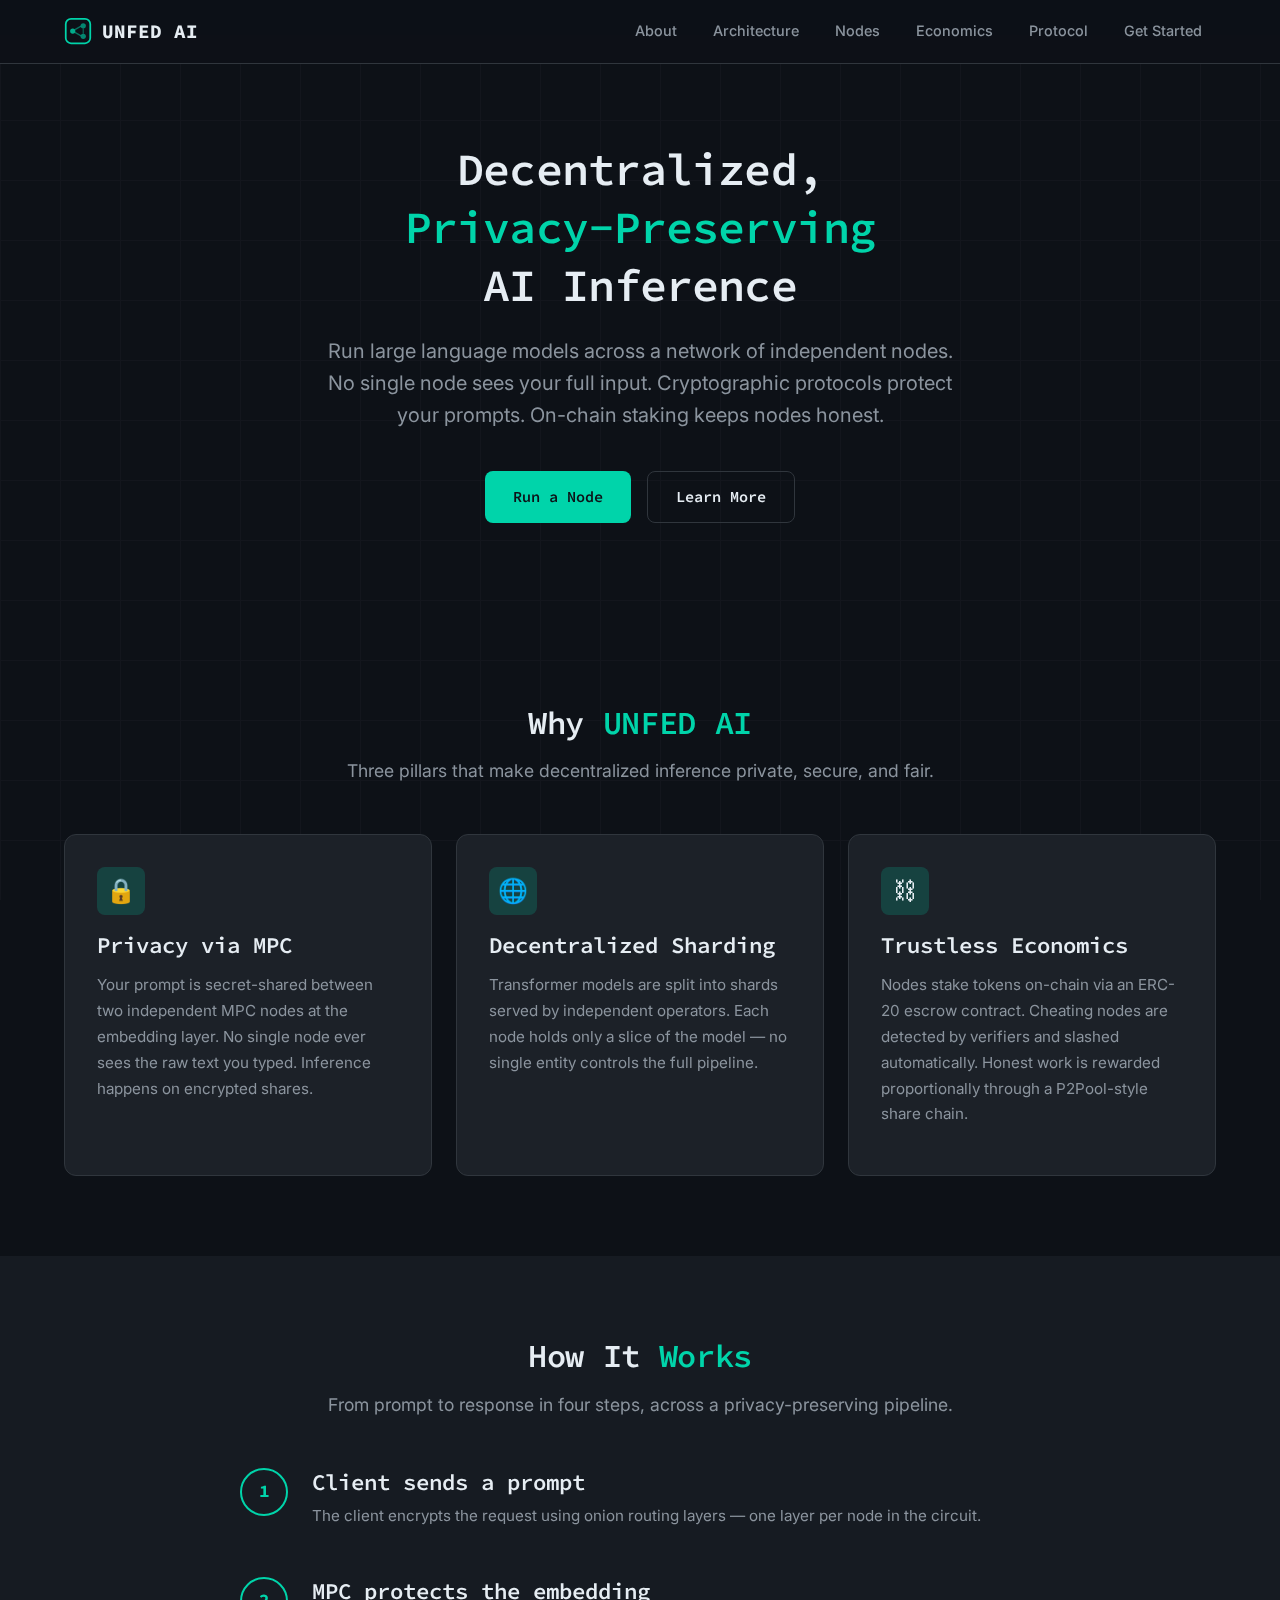
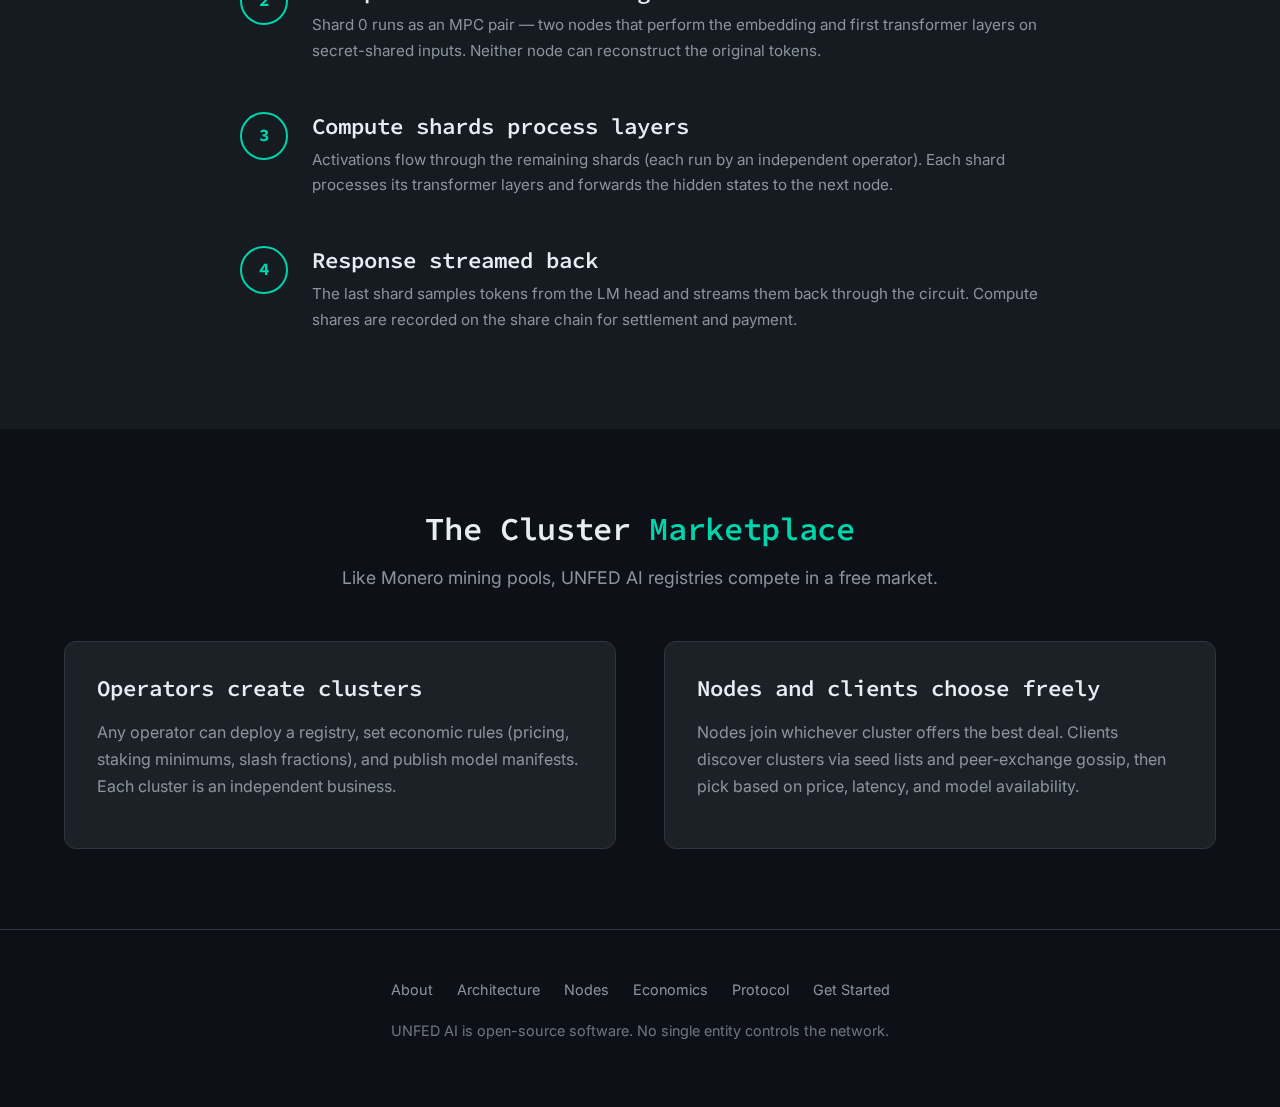
<file: site/index.html>
<!DOCTYPE html>
<html lang="en">
<head>
  <meta charset="UTF-8">
  <meta name="viewport" content="width=device-width, initial-scale=1.0">
  <title>UNFED AI — Decentralized, Privacy-Preserving AI Inference</title>
  <meta name="description" content="UNFED AI is a decentralized network for private AI inference. No single node sees your full input. Powered by MPC, model sharding, and on-chain staking.">
  <link rel="stylesheet" href="css/style.css">
  <link rel="icon" href="img/logo.svg" type="image/svg+xml">
</head>
<body>

  <!-- Navigation -->
  <nav class="nav">
    <div class="container">
      <a href="index.html" class="nav-logo">
        <img src="img/logo.svg" alt="UNFED AI" width="28" height="28">
        UNFED AI
      </a>
      <button class="nav-toggle" aria-label="Menu">&#9776;</button>
      <ul class="nav-links">
        <li><a href="about.html">About</a></li>
        <li><a href="architecture.html">Architecture</a></li>
        <li><a href="nodes.html">Nodes</a></li>
        <li><a href="economics.html">Economics</a></li>
        <li><a href="protocol.html">Protocol</a></li>
        <li><a href="getting-started.html">Get Started</a></li>
      </ul>
    </div>
  </nav>

  <!-- Hero -->
  <section class="hero">
    <div class="container">
      <h1>Decentralized,<br><span class="accent">Privacy-Preserving</span><br>AI Inference</h1>
      <p class="subtitle">
        Run large language models across a network of independent nodes.
        No single node sees your full input. Cryptographic protocols protect
        your prompts. On-chain staking keeps nodes honest.
      </p>
      <div class="hero-cta">
        <a href="getting-started.html" class="btn btn-primary">Run a Node</a>
        <a href="about.html" class="btn btn-secondary">Learn More</a>
      </div>
    </div>
  </section>

  <!-- Feature Cards -->
  <section class="section">
    <div class="container">
      <div class="section-header">
        <h2>Why <span class="accent">UNFED AI</span></h2>
        <p>Three pillars that make decentralized inference private, secure, and fair.</p>
      </div>

      <div class="card-grid">
        <div class="card">
          <div class="card-icon">&#128274;</div>
          <h3>Privacy via MPC</h3>
          <p>
            Your prompt is secret-shared between two independent MPC nodes
            at the embedding layer. No single node ever sees the raw text
            you typed. Inference happens on encrypted shares.
          </p>
        </div>

        <div class="card">
          <div class="card-icon">&#127760;</div>
          <h3>Decentralized Sharding</h3>
          <p>
            Transformer models are split into shards served by independent operators.
            Each node holds only a slice of the model &mdash; no single entity controls
            the full pipeline.
          </p>
        </div>

        <div class="card">
          <div class="card-icon">&#9939;</div>
          <h3>Trustless Economics</h3>
          <p>
            Nodes stake tokens on-chain via an ERC-20 escrow contract. Cheating nodes
            are detected by verifiers and slashed automatically. Honest work is rewarded
            proportionally through a P2Pool-style share chain.
          </p>
        </div>
      </div>
    </div>
  </section>

  <!-- How It Works -->
  <section class="section section--alt">
    <div class="container">
      <div class="section-header">
        <h2>How It <span class="accent">Works</span></h2>
        <p>From prompt to response in four steps, across a privacy-preserving pipeline.</p>
      </div>

      <div class="steps">
        <div class="step">
          <div class="step-number">1</div>
          <div class="step-content">
            <h3>Client sends a prompt</h3>
            <p>
              The client encrypts the request using onion routing layers &mdash; one layer
              per node in the circuit.
            </p>
          </div>
        </div>

        <div class="step">
          <div class="step-number">2</div>
          <div class="step-content">
            <h3>MPC protects the embedding</h3>
            <p>
              Shard 0 runs as an MPC pair &mdash; two nodes that perform the embedding
              and first transformer layers on secret-shared inputs. Neither node
              can reconstruct the original tokens.
            </p>
          </div>
        </div>

        <div class="step">
          <div class="step-number">3</div>
          <div class="step-content">
            <h3>Compute shards process layers</h3>
            <p>
              Activations flow through the remaining shards (each run by an independent
              operator). Each shard processes its transformer layers and forwards the
              hidden states to the next node.
            </p>
          </div>
        </div>

        <div class="step">
          <div class="step-number">4</div>
          <div class="step-content">
            <h3>Response streamed back</h3>
            <p>
              The last shard samples tokens from the LM head and streams them back
              through the circuit. Compute shares are recorded on the share chain
              for settlement and payment.
            </p>
          </div>
        </div>
      </div>
    </div>
  </section>

  <!-- Cluster Marketplace -->
  <section class="section">
    <div class="container">
      <div class="section-header">
        <h2>The Cluster <span class="accent">Marketplace</span></h2>
        <p>
          Like Monero mining pools, UNFED AI registries compete in a free market.
        </p>
      </div>
      <div class="split">
        <div class="split-item">
          <h3>Operators create clusters</h3>
          <p>
            Any operator can deploy a registry, set economic rules (pricing, staking
            minimums, slash fractions), and publish model manifests. Each cluster
            is an independent business.
          </p>
        </div>
        <div class="split-item">
          <h3>Nodes and clients choose freely</h3>
          <p>
            Nodes join whichever cluster offers the best deal. Clients discover clusters
            via seed lists and peer-exchange gossip, then pick based on price, latency,
            and model availability.
          </p>
        </div>
      </div>
    </div>
  </section>

  <!-- Footer -->
  <footer class="footer">
    <div class="container">
      <div class="footer-links">
        <a href="about.html">About</a>
        <a href="architecture.html">Architecture</a>
        <a href="nodes.html">Nodes</a>
        <a href="economics.html">Economics</a>
        <a href="protocol.html">Protocol</a>
        <a href="getting-started.html">Get Started</a>
      </div>
      <p>UNFED AI is open-source software. No single entity controls the network.</p>
    </div>
  </footer>

  <script src="js/nav.js"></script>
</body>
</html>
</file>
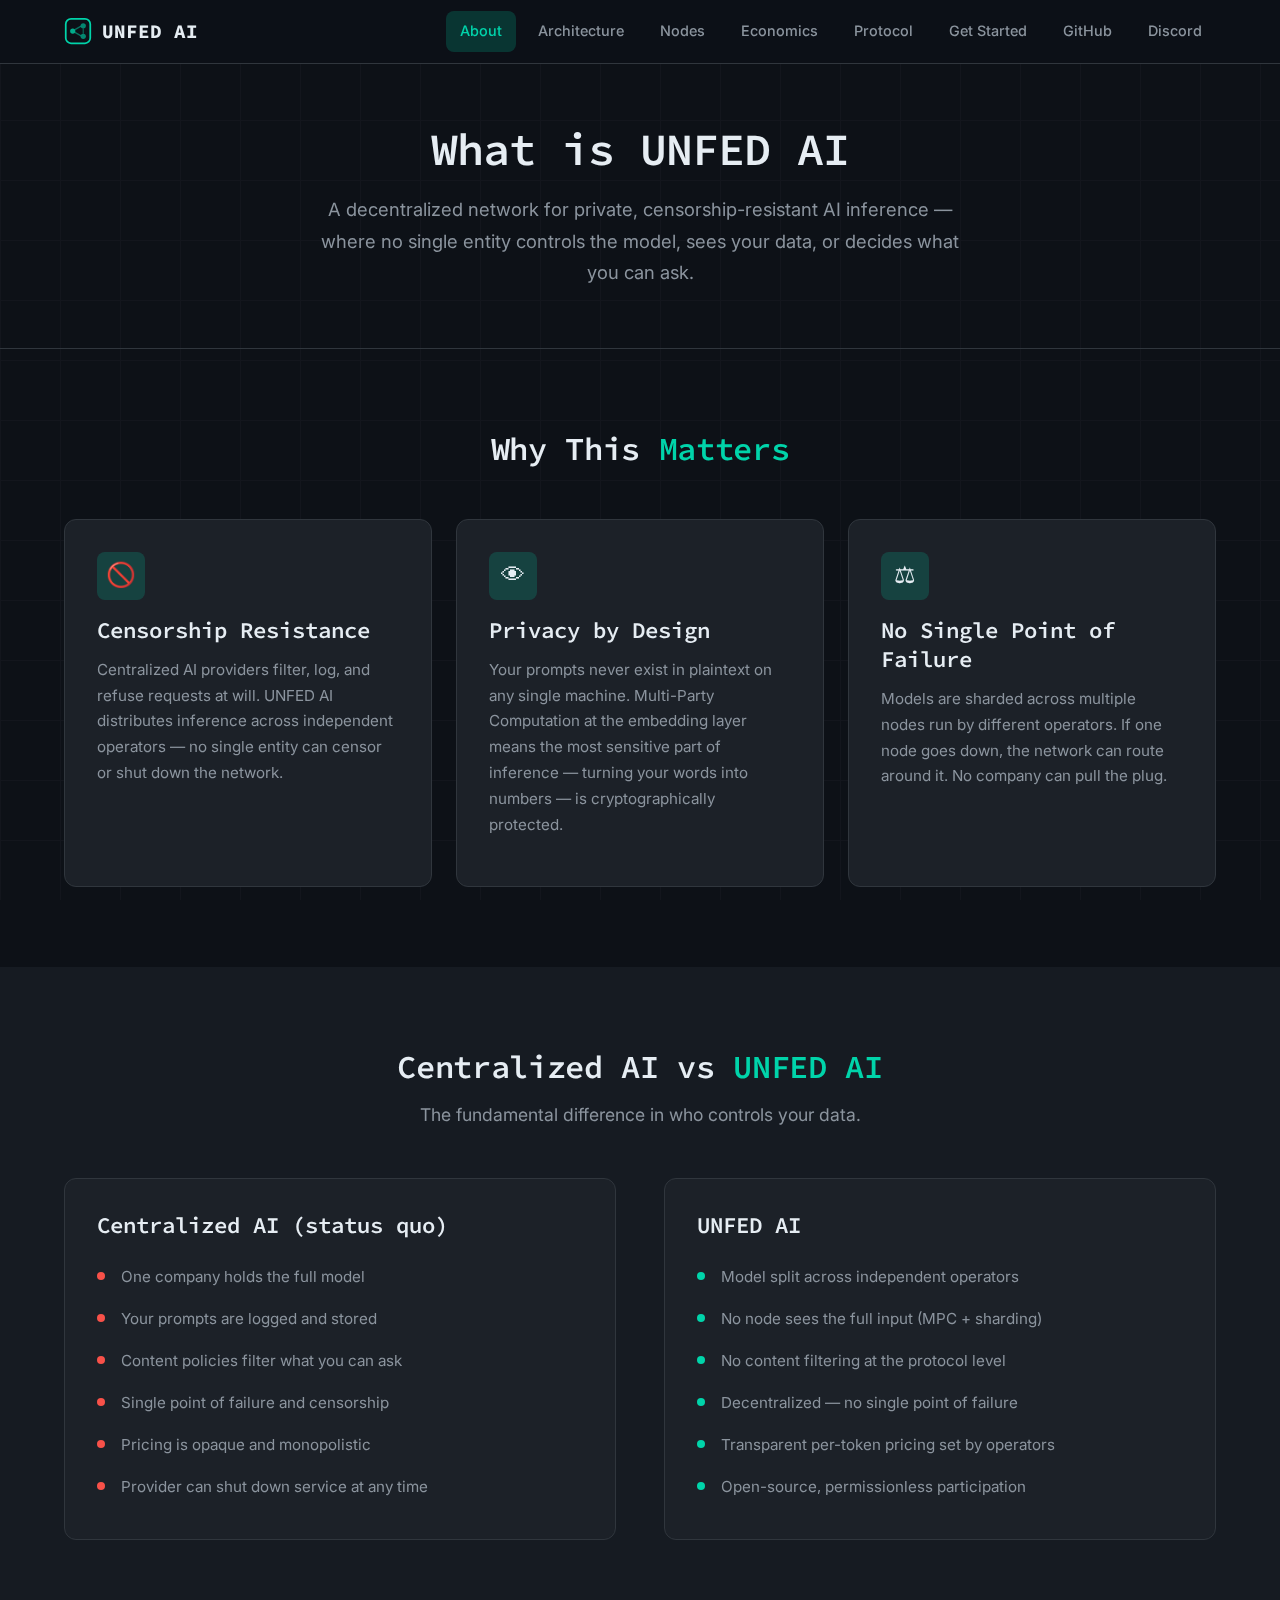
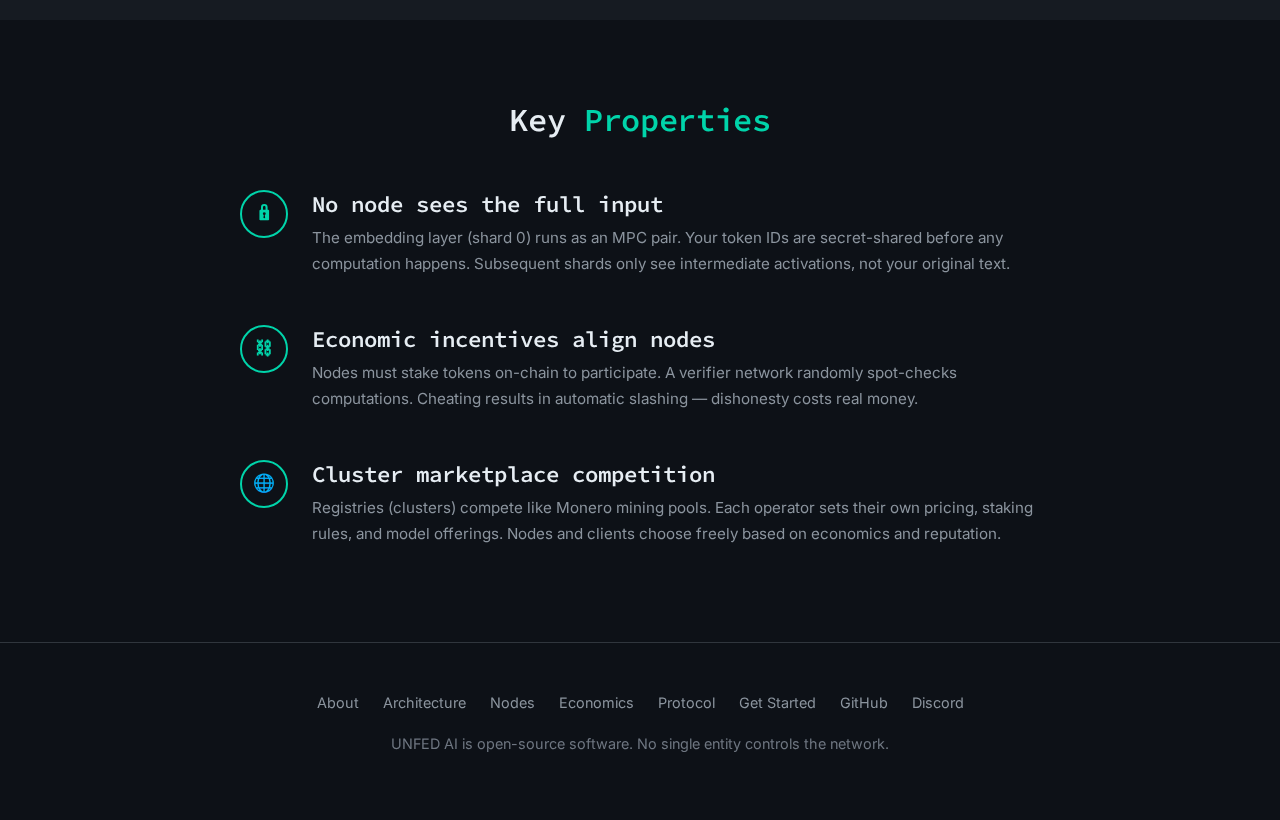
<file: site/about.html>
<!DOCTYPE html>
<html lang="en">
<head>
  <meta charset="UTF-8">
  <meta name="viewport" content="width=device-width, initial-scale=1.0">
  <title>About — UNFED AI</title>
  <meta name="description" content="Why decentralized AI inference matters. UNFED AI prevents censorship, protects privacy, and removes single points of failure.">
  <link rel="stylesheet" href="css/style.css">
  <link rel="icon" href="img/logo.svg" type="image/svg+xml">
</head>
<body>

  <!-- Navigation -->
  <nav class="nav">
    <div class="container">
      <a href="index.html" class="nav-logo">
        <img src="img/logo.svg" alt="UNFED AI" width="28" height="28">
        UNFED AI
      </a>
      <button class="nav-toggle" aria-label="Menu">&#9776;</button>
      <ul class="nav-links">
        <li><a href="about.html">About</a></li>
        <li><a href="architecture.html">Architecture</a></li>
        <li><a href="nodes.html">Nodes</a></li>
        <li><a href="economics.html">Economics</a></li>
        <li><a href="protocol.html">Protocol</a></li>
        <li><a href="getting-started.html">Get Started</a></li>
        <li><a href="https://github.com/risha-max/UNFED-AI" target="_blank" rel="noopener noreferrer">GitHub</a></li>
        <li><a href="https://discord.gg/7N73crmnbu" target="_blank" rel="noopener noreferrer">Discord</a></li>
      </ul>
    </div>
  </nav>

  <!-- Page Header -->
  <section class="page-header">
    <div class="container">
      <h1>What is <span class="accent">UNFED AI</span></h1>
      <p>A decentralized network for private, censorship-resistant AI inference &mdash; where no single entity controls the model, sees your data, or decides what you can ask.</p>
    </div>
  </section>

  <!-- Mission -->
  <section class="section">
    <div class="container">
      <div class="section-header">
        <h2>Why This <span class="accent">Matters</span></h2>
      </div>

      <div class="card-grid">
        <div class="card">
          <div class="card-icon">&#128683;</div>
          <h3>Censorship Resistance</h3>
          <p>
            Centralized AI providers filter, log, and refuse requests at will.
            UNFED AI distributes inference across independent operators &mdash;
            no single entity can censor or shut down the network.
          </p>
        </div>

        <div class="card">
          <div class="card-icon">&#128065;</div>
          <h3>Privacy by Design</h3>
          <p>
            Your prompts never exist in plaintext on any single machine. Multi-Party
            Computation at the embedding layer means the most sensitive part of
            inference &mdash; turning your words into numbers &mdash; is cryptographically
            protected.
          </p>
        </div>

        <div class="card">
          <div class="card-icon">&#9878;</div>
          <h3>No Single Point of Failure</h3>
          <p>
            Models are sharded across multiple nodes run by different operators.
            If one node goes down, the network can route around it. No company
            can pull the plug.
          </p>
        </div>
      </div>
    </div>
  </section>

  <!-- Comparison -->
  <section class="section section--alt">
    <div class="container">
      <div class="section-header">
        <h2>Centralized AI vs <span class="accent">UNFED AI</span></h2>
        <p>The fundamental difference in who controls your data.</p>
      </div>

      <div class="split">
        <div class="split-item negative">
          <h3>Centralized AI (status quo)</h3>
          <ul>
            <li>One company holds the full model</li>
            <li>Your prompts are logged and stored</li>
            <li>Content policies filter what you can ask</li>
            <li>Single point of failure and censorship</li>
            <li>Pricing is opaque and monopolistic</li>
            <li>Provider can shut down service at any time</li>
          </ul>
        </div>

        <div class="split-item positive">
          <h3>UNFED AI</h3>
          <ul>
            <li>Model split across independent operators</li>
            <li>No node sees the full input (MPC + sharding)</li>
            <li>No content filtering at the protocol level</li>
            <li>Decentralized &mdash; no single point of failure</li>
            <li>Transparent per-token pricing set by operators</li>
            <li>Open-source, permissionless participation</li>
          </ul>
        </div>
      </div>
    </div>
  </section>

  <!-- Key Properties -->
  <section class="section">
    <div class="container">
      <div class="section-header">
        <h2>Key <span class="accent">Properties</span></h2>
      </div>

      <div class="steps">
        <div class="step">
          <div class="step-number">&#128274;</div>
          <div class="step-content">
            <h3>No node sees the full input</h3>
            <p>
              The embedding layer (shard 0) runs as an MPC pair. Your token IDs
              are secret-shared before any computation happens. Subsequent shards
              only see intermediate activations, not your original text.
            </p>
          </div>
        </div>

        <div class="step">
          <div class="step-number">&#9939;</div>
          <div class="step-content">
            <h3>Economic incentives align nodes</h3>
            <p>
              Nodes must stake tokens on-chain to participate. A verifier network
              randomly spot-checks computations. Cheating results in automatic
              slashing &mdash; dishonesty costs real money.
            </p>
          </div>
        </div>

        <div class="step">
          <div class="step-number">&#127760;</div>
          <div class="step-content">
            <h3>Cluster marketplace competition</h3>
            <p>
              Registries (clusters) compete like Monero mining pools. Each operator
              sets their own pricing, staking rules, and model offerings. Nodes
              and clients choose freely based on economics and reputation.
            </p>
          </div>
        </div>
      </div>
    </div>
  </section>

  <!-- Footer -->
  <footer class="footer">
    <div class="container">
      <div class="footer-links">
        <a href="about.html">About</a>
        <a href="architecture.html">Architecture</a>
        <a href="nodes.html">Nodes</a>
        <a href="economics.html">Economics</a>
        <a href="protocol.html">Protocol</a>
        <a href="getting-started.html">Get Started</a>
        <a href="https://github.com/risha-max/UNFED-AI" target="_blank" rel="noopener noreferrer">GitHub</a>
        <a href="https://discord.gg/7N73crmnbu" target="_blank" rel="noopener noreferrer">Discord</a>
      </div>
      <p>UNFED AI is open-source software. No single entity controls the network.</p>
    </div>
  </footer>

  <script src="js/nav.js"></script>
</body>
</html>
</file>
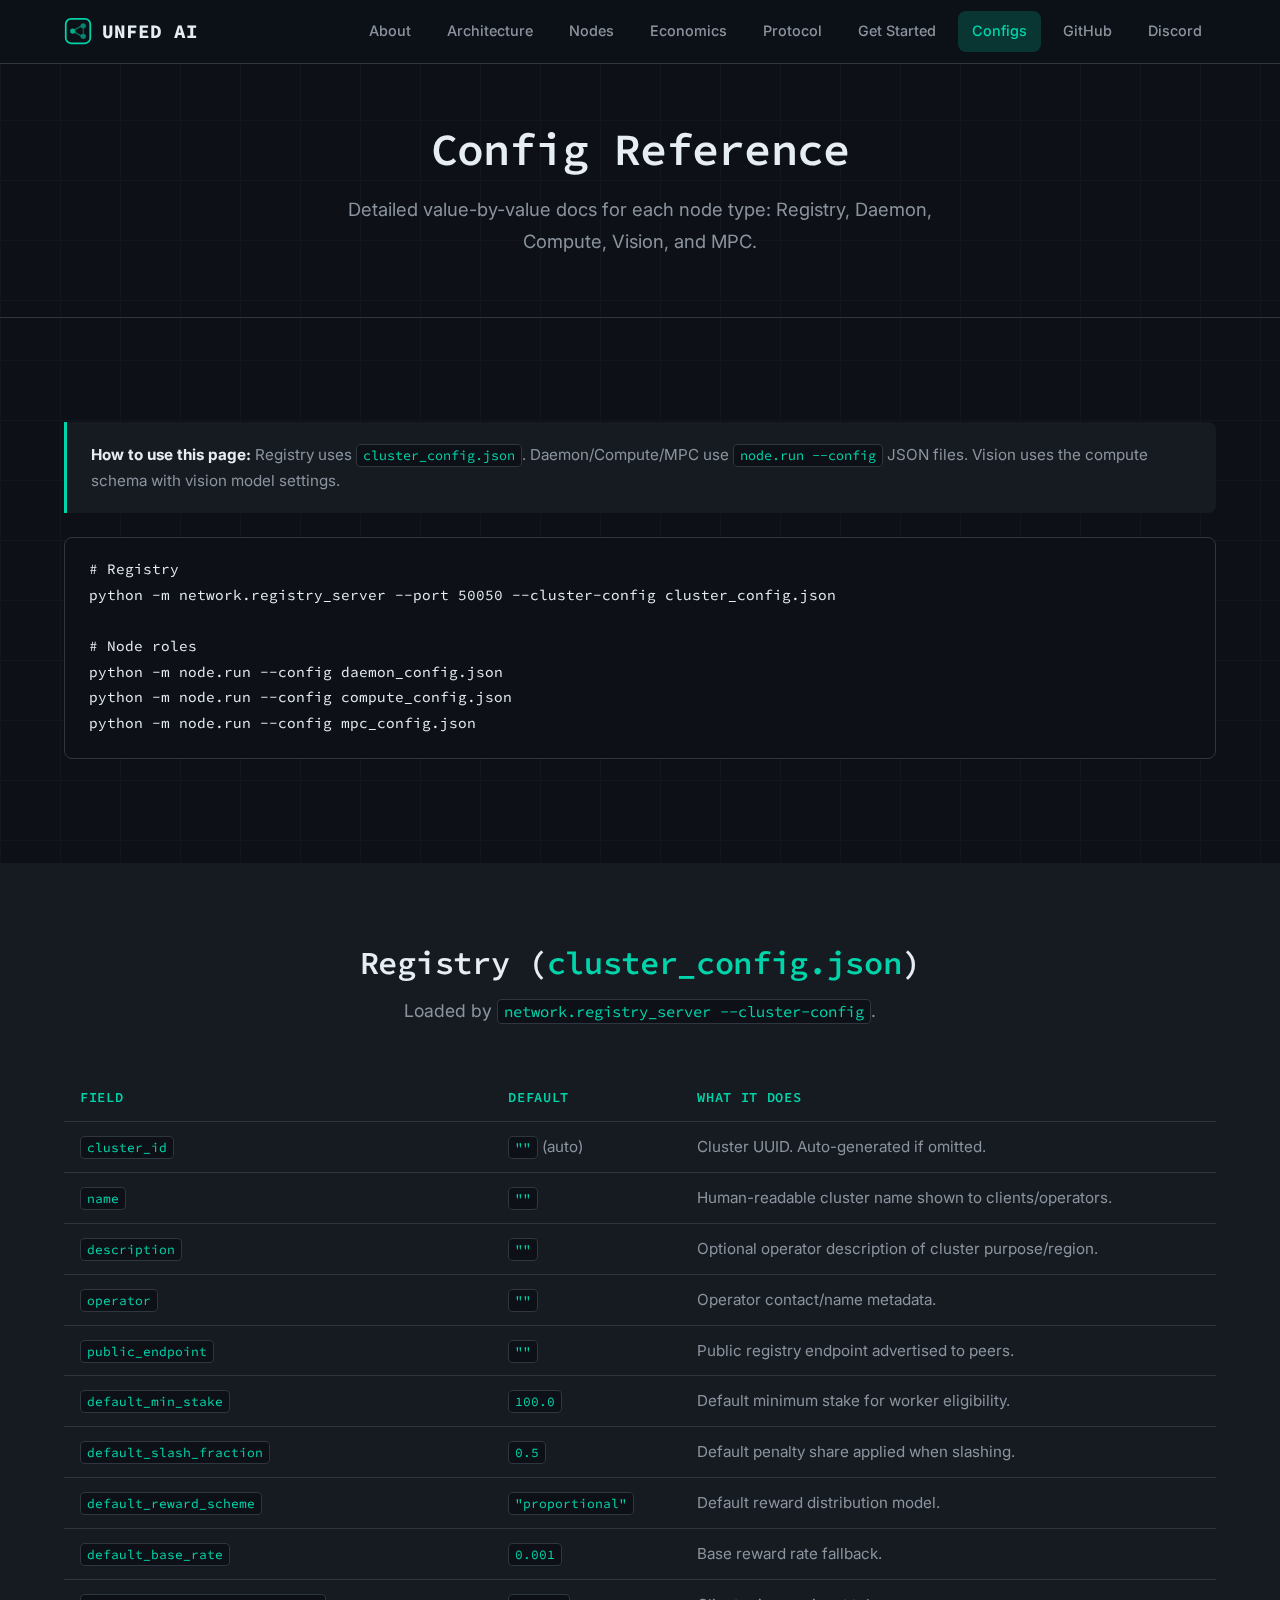
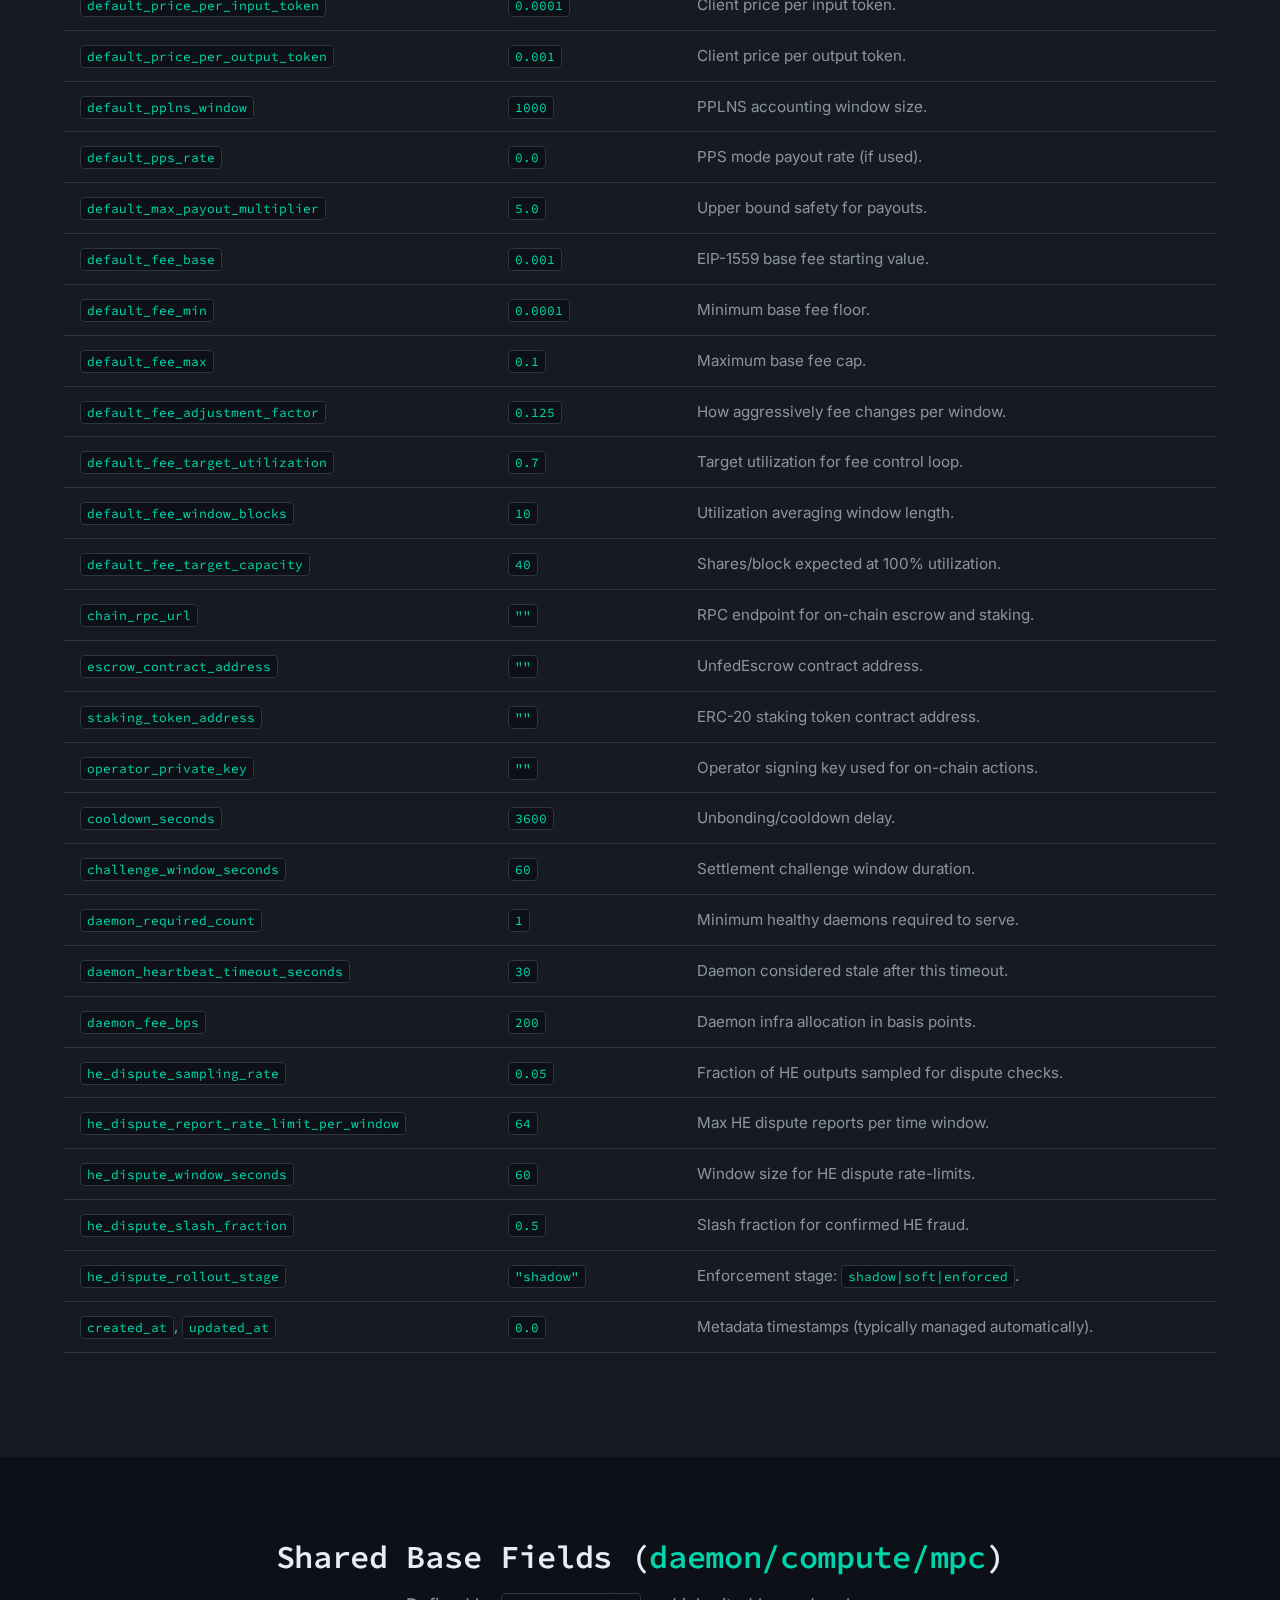
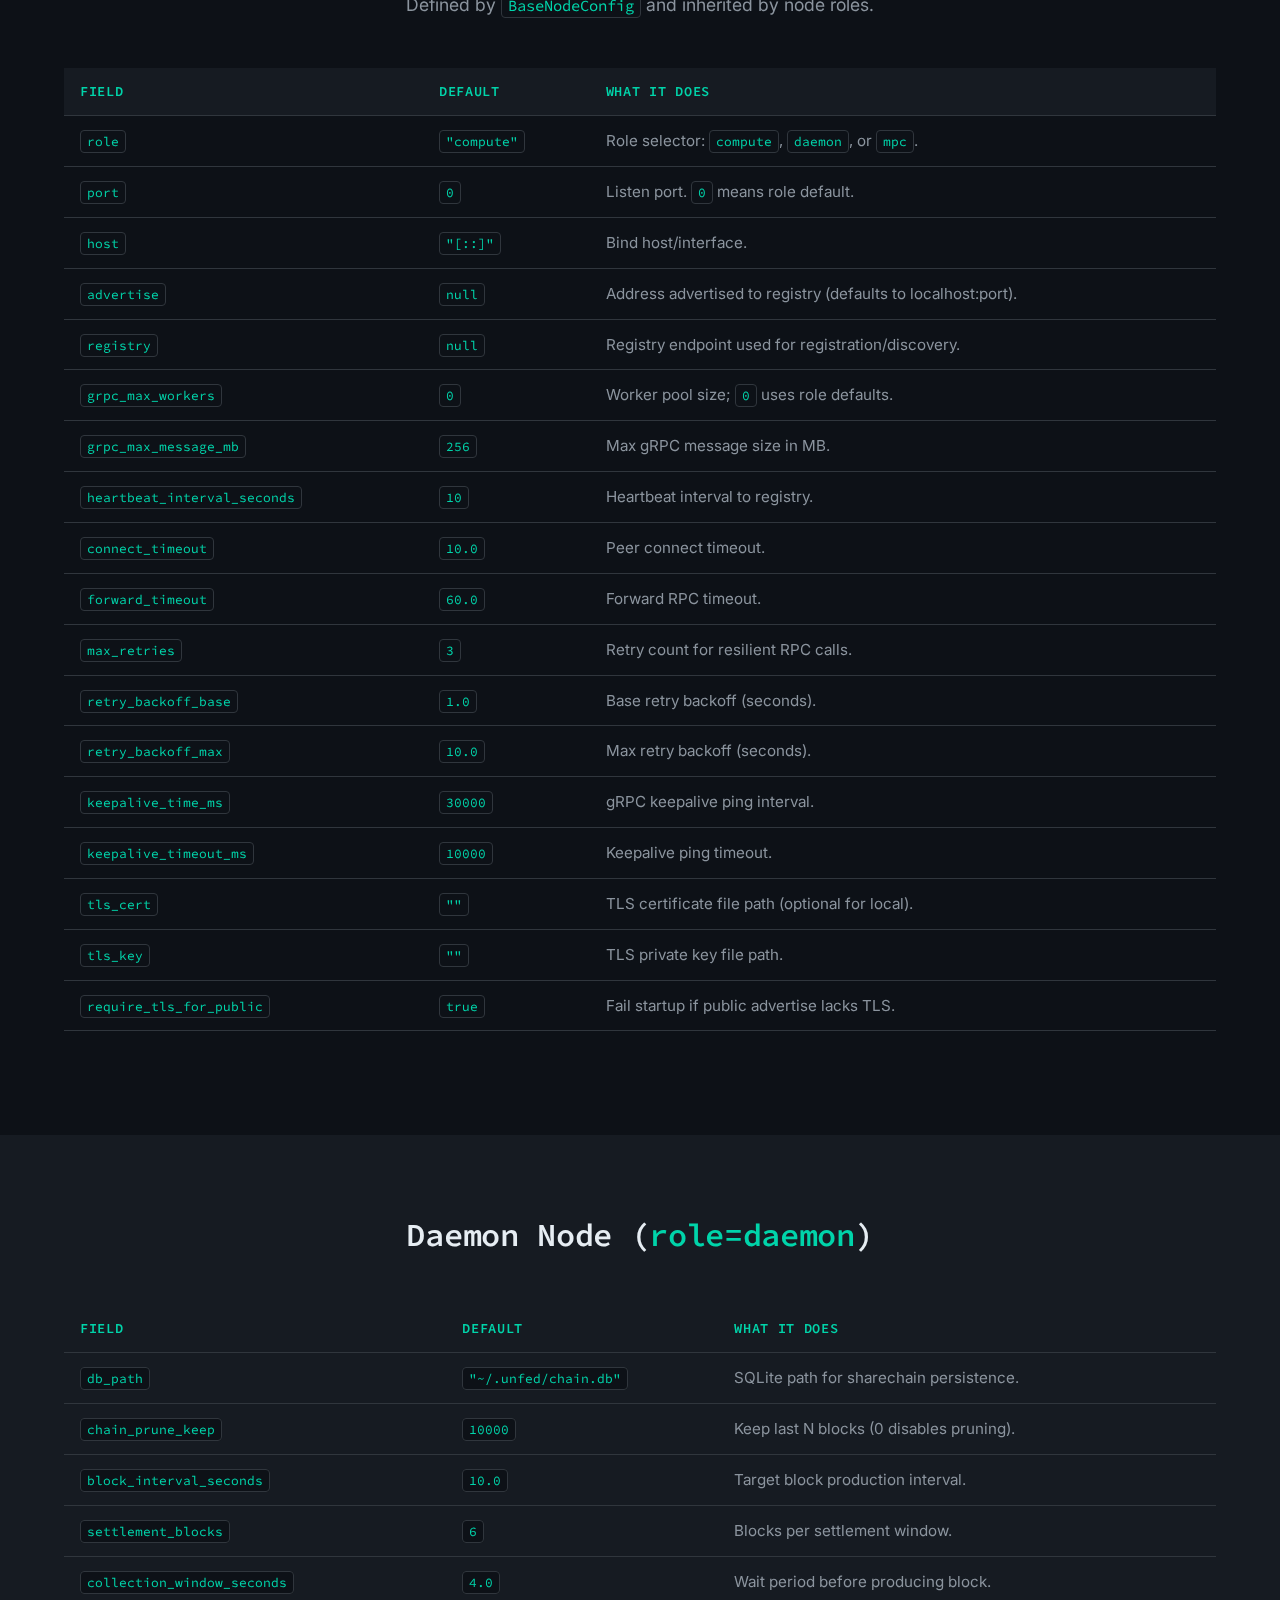
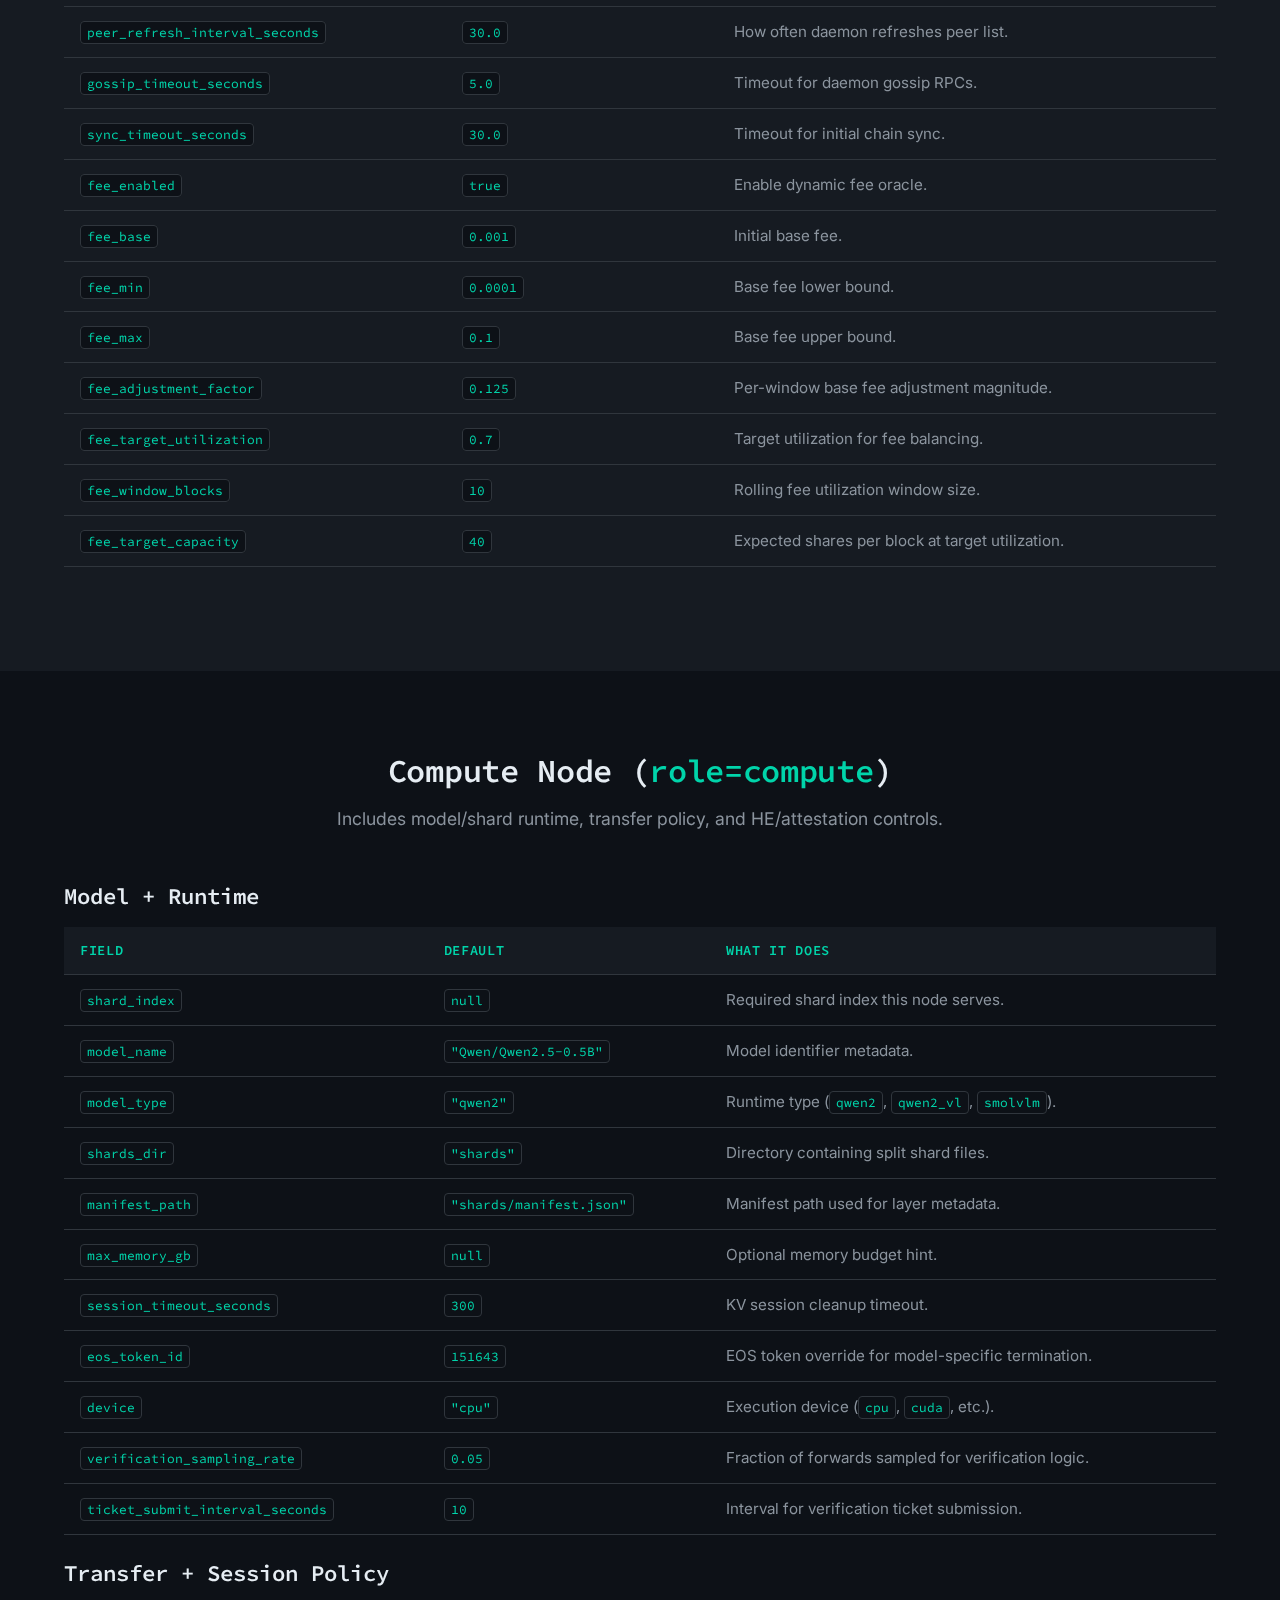
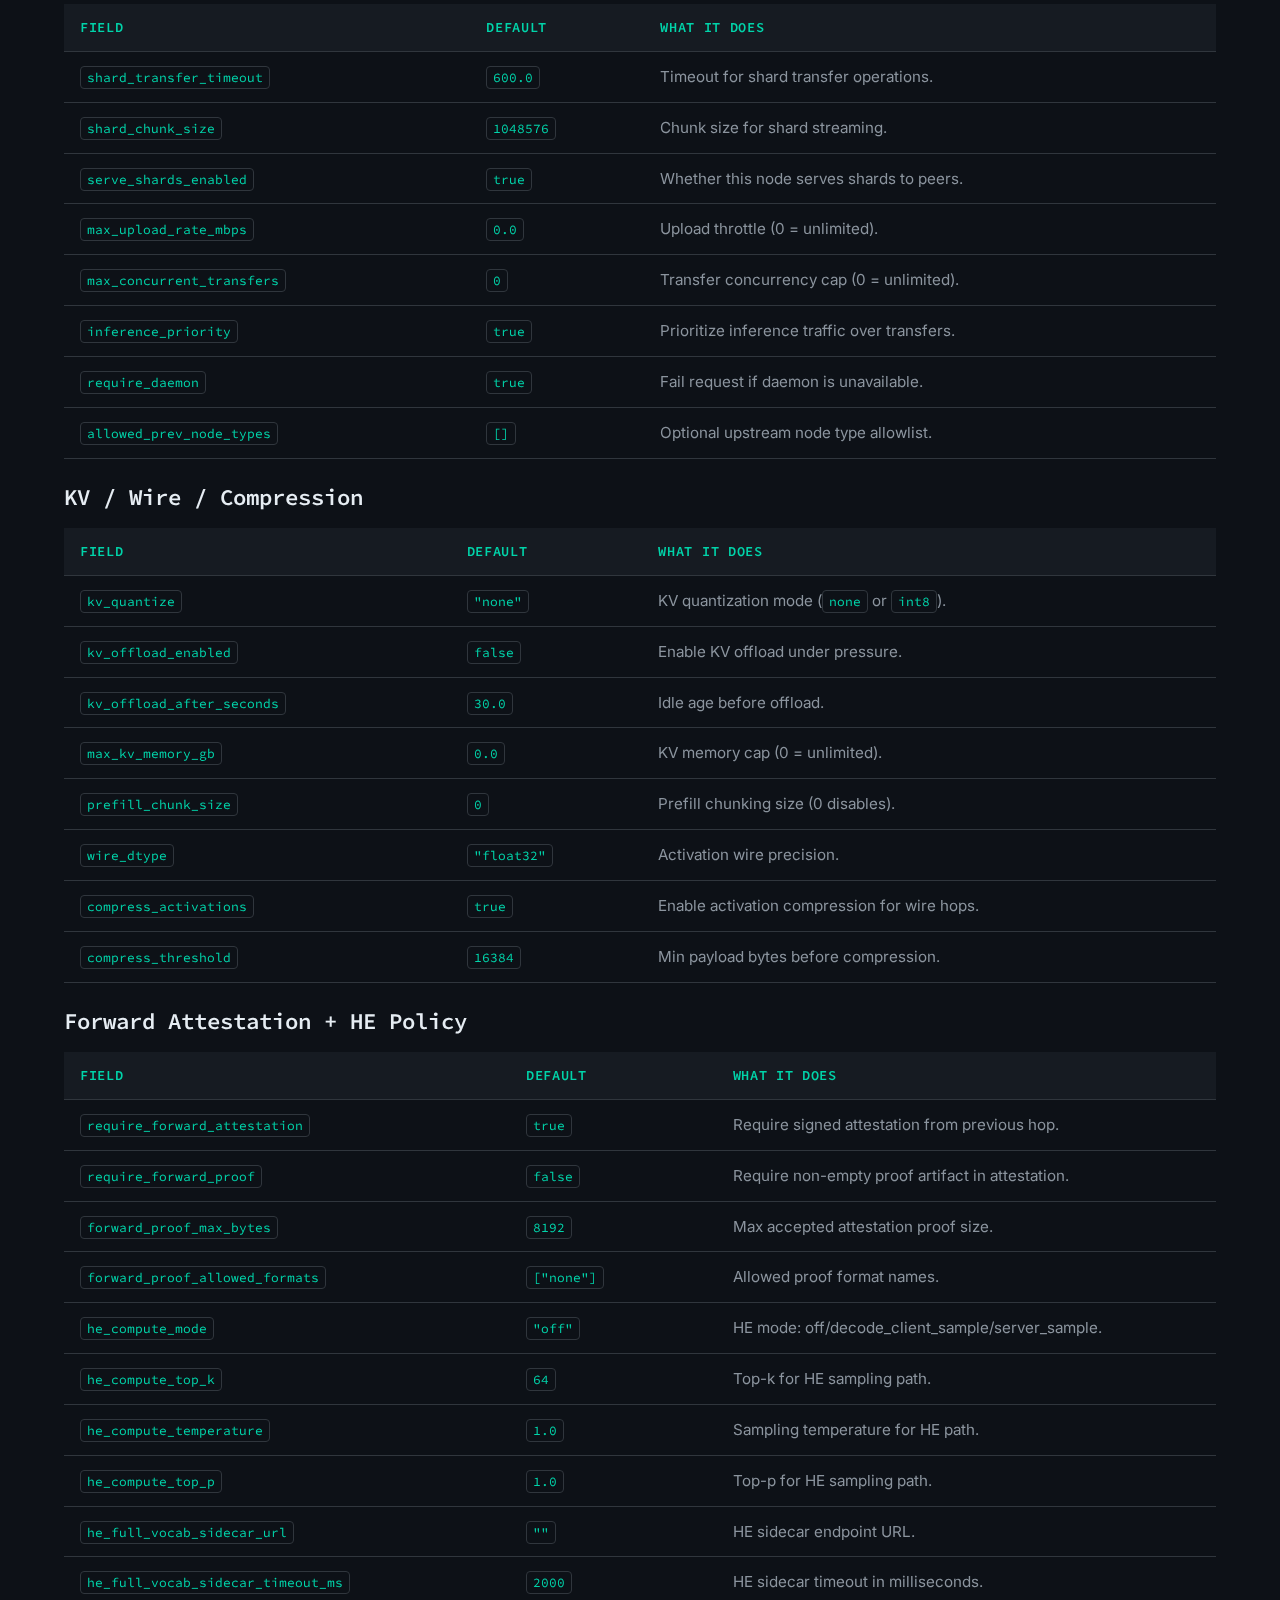
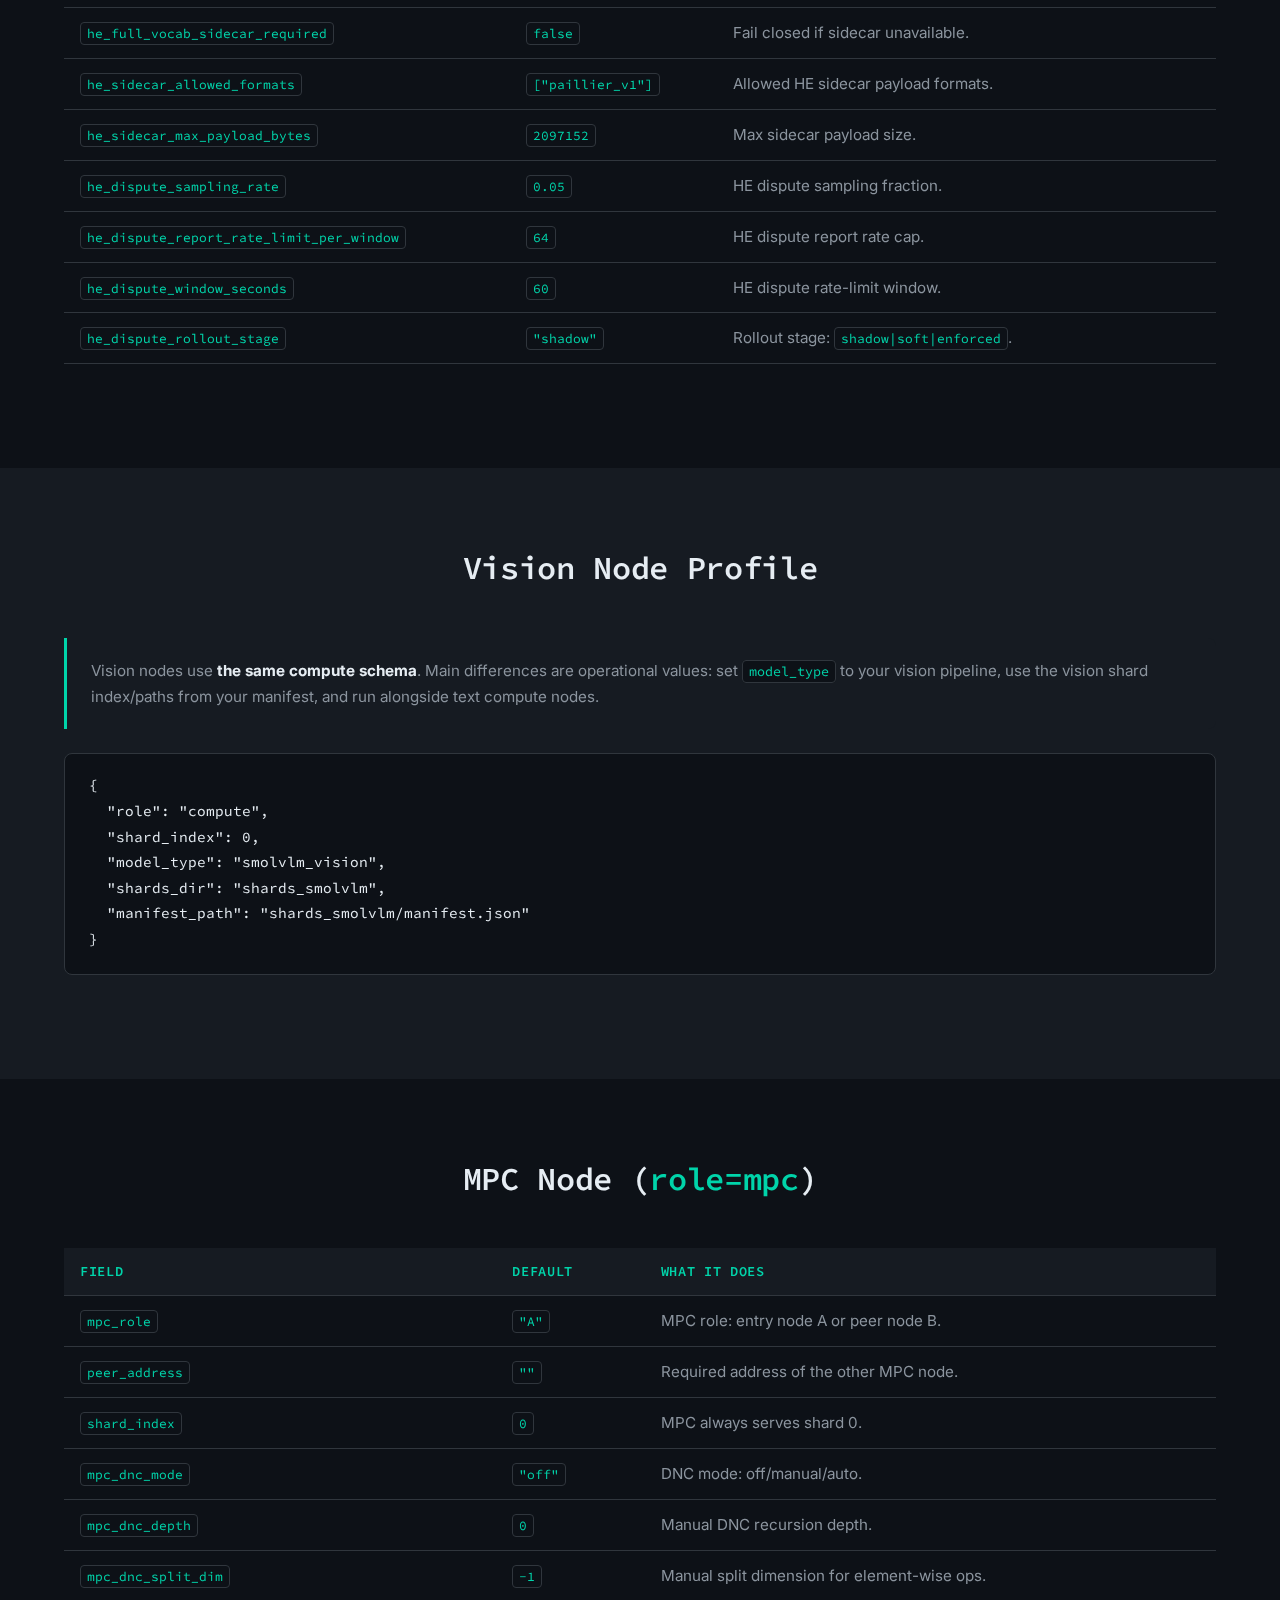
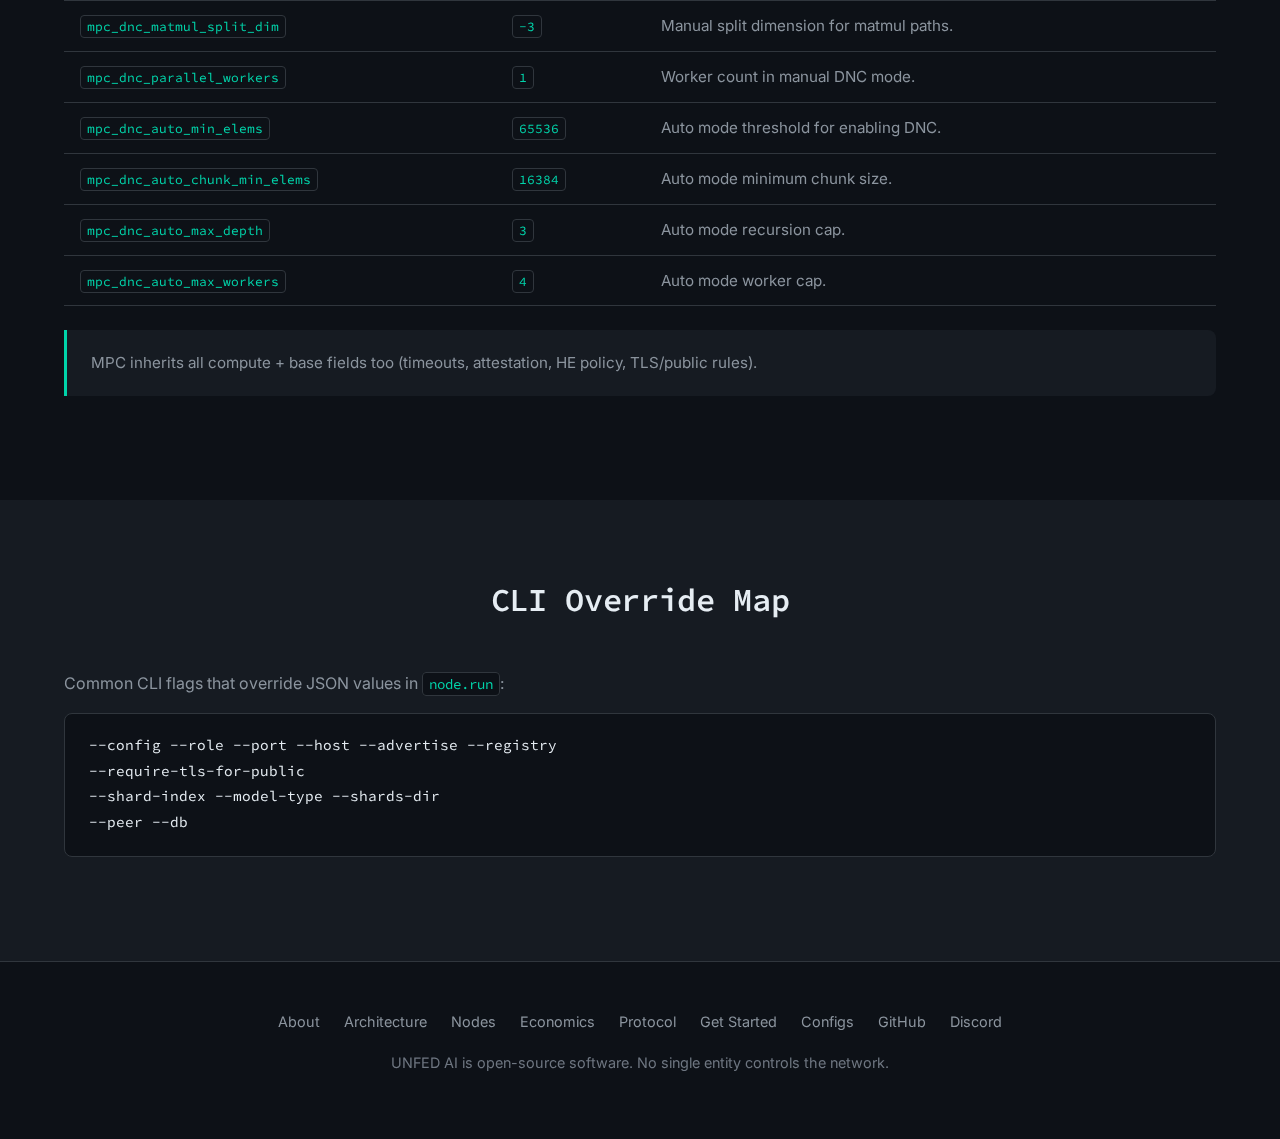
<file: site/config-reference.html>
<!DOCTYPE html>
<html lang="en">
<head>
  <meta charset="UTF-8">
  <meta name="viewport" content="width=device-width, initial-scale=1.0">
  <title>Config Reference — UNFED AI</title>
  <meta name="description" content="Detailed configuration reference for UNFED AI registry, daemon, compute, vision, and MPC node types.">
  <link rel="stylesheet" href="css/style.css">
  <link rel="icon" href="img/logo.svg" type="image/svg+xml">
</head>
<body>
  <nav class="nav">
    <div class="container">
      <a href="index.html" class="nav-logo">
        <img src="img/logo.svg" alt="UNFED AI" width="28" height="28">
        UNFED AI
      </a>
      <button class="nav-toggle" aria-label="Menu">&#9776;</button>
      <ul class="nav-links">
        <li><a href="about.html">About</a></li>
        <li><a href="architecture.html">Architecture</a></li>
        <li><a href="nodes.html">Nodes</a></li>
        <li><a href="economics.html">Economics</a></li>
        <li><a href="protocol.html">Protocol</a></li>
        <li><a href="getting-started.html">Get Started</a></li>
        <li><a href="config-reference.html">Configs</a></li>
        <li><a href="https://github.com/risha-max/UNFED-AI" target="_blank" rel="noopener noreferrer">GitHub</a></li>
        <li><a href="https://discord.gg/7N73crmnbu" target="_blank" rel="noopener noreferrer">Discord</a></li>
      </ul>
    </div>
  </nav>

  <section class="page-header">
    <div class="container">
      <h1>Config <span class="accent">Reference</span></h1>
      <p>Detailed value-by-value docs for each node type: Registry, Daemon, Compute, Vision, and MPC.</p>
    </div>
  </section>

  <section class="section">
    <div class="container">
      <div class="info-box">
        <p><strong>How to use this page:</strong> Registry uses <code>cluster_config.json</code>. Daemon/Compute/MPC use <code>node.run --config</code> JSON files. Vision uses the compute schema with vision model settings.</p>
      </div>
      <pre><code># Registry
python -m network.registry_server --port 50050 --cluster-config cluster_config.json

# Node roles
python -m node.run --config daemon_config.json
python -m node.run --config compute_config.json
python -m node.run --config mpc_config.json</code></pre>
    </div>
  </section>

  <section class="section section--alt">
    <div class="container">
      <div class="section-header">
        <h2>Registry (<span class="accent">cluster_config.json</span>)</h2>
        <p>Loaded by <code>network.registry_server --cluster-config</code>.</p>
      </div>
      <div class="table-wrap">
        <table>
          <thead>
            <tr><th>Field</th><th>Default</th><th>What it does</th></tr>
          </thead>
          <tbody>
            <tr><td><code>cluster_id</code></td><td><code>""</code> (auto)</td><td>Cluster UUID. Auto-generated if omitted.</td></tr>
            <tr><td><code>name</code></td><td><code>""</code></td><td>Human-readable cluster name shown to clients/operators.</td></tr>
            <tr><td><code>description</code></td><td><code>""</code></td><td>Optional operator description of cluster purpose/region.</td></tr>
            <tr><td><code>operator</code></td><td><code>""</code></td><td>Operator contact/name metadata.</td></tr>
            <tr><td><code>public_endpoint</code></td><td><code>""</code></td><td>Public registry endpoint advertised to peers.</td></tr>
            <tr><td><code>default_min_stake</code></td><td><code>100.0</code></td><td>Default minimum stake for worker eligibility.</td></tr>
            <tr><td><code>default_slash_fraction</code></td><td><code>0.5</code></td><td>Default penalty share applied when slashing.</td></tr>
            <tr><td><code>default_reward_scheme</code></td><td><code>"proportional"</code></td><td>Default reward distribution model.</td></tr>
            <tr><td><code>default_base_rate</code></td><td><code>0.001</code></td><td>Base reward rate fallback.</td></tr>
            <tr><td><code>default_price_per_input_token</code></td><td><code>0.0001</code></td><td>Client price per input token.</td></tr>
            <tr><td><code>default_price_per_output_token</code></td><td><code>0.001</code></td><td>Client price per output token.</td></tr>
            <tr><td><code>default_pplns_window</code></td><td><code>1000</code></td><td>PPLNS accounting window size.</td></tr>
            <tr><td><code>default_pps_rate</code></td><td><code>0.0</code></td><td>PPS mode payout rate (if used).</td></tr>
            <tr><td><code>default_max_payout_multiplier</code></td><td><code>5.0</code></td><td>Upper bound safety for payouts.</td></tr>
            <tr><td><code>default_fee_base</code></td><td><code>0.001</code></td><td>EIP-1559 base fee starting value.</td></tr>
            <tr><td><code>default_fee_min</code></td><td><code>0.0001</code></td><td>Minimum base fee floor.</td></tr>
            <tr><td><code>default_fee_max</code></td><td><code>0.1</code></td><td>Maximum base fee cap.</td></tr>
            <tr><td><code>default_fee_adjustment_factor</code></td><td><code>0.125</code></td><td>How aggressively fee changes per window.</td></tr>
            <tr><td><code>default_fee_target_utilization</code></td><td><code>0.7</code></td><td>Target utilization for fee control loop.</td></tr>
            <tr><td><code>default_fee_window_blocks</code></td><td><code>10</code></td><td>Utilization averaging window length.</td></tr>
            <tr><td><code>default_fee_target_capacity</code></td><td><code>40</code></td><td>Shares/block expected at 100% utilization.</td></tr>
            <tr><td><code>chain_rpc_url</code></td><td><code>""</code></td><td>RPC endpoint for on-chain escrow and staking.</td></tr>
            <tr><td><code>escrow_contract_address</code></td><td><code>""</code></td><td>UnfedEscrow contract address.</td></tr>
            <tr><td><code>staking_token_address</code></td><td><code>""</code></td><td>ERC-20 staking token contract address.</td></tr>
            <tr><td><code>operator_private_key</code></td><td><code>""</code></td><td>Operator signing key used for on-chain actions.</td></tr>
            <tr><td><code>cooldown_seconds</code></td><td><code>3600</code></td><td>Unbonding/cooldown delay.</td></tr>
            <tr><td><code>challenge_window_seconds</code></td><td><code>60</code></td><td>Settlement challenge window duration.</td></tr>
            <tr><td><code>daemon_required_count</code></td><td><code>1</code></td><td>Minimum healthy daemons required to serve.</td></tr>
            <tr><td><code>daemon_heartbeat_timeout_seconds</code></td><td><code>30</code></td><td>Daemon considered stale after this timeout.</td></tr>
            <tr><td><code>daemon_fee_bps</code></td><td><code>200</code></td><td>Daemon infra allocation in basis points.</td></tr>
            <tr><td><code>he_dispute_sampling_rate</code></td><td><code>0.05</code></td><td>Fraction of HE outputs sampled for dispute checks.</td></tr>
            <tr><td><code>he_dispute_report_rate_limit_per_window</code></td><td><code>64</code></td><td>Max HE dispute reports per time window.</td></tr>
            <tr><td><code>he_dispute_window_seconds</code></td><td><code>60</code></td><td>Window size for HE dispute rate-limits.</td></tr>
            <tr><td><code>he_dispute_slash_fraction</code></td><td><code>0.5</code></td><td>Slash fraction for confirmed HE fraud.</td></tr>
            <tr><td><code>he_dispute_rollout_stage</code></td><td><code>"shadow"</code></td><td>Enforcement stage: <code>shadow|soft|enforced</code>.</td></tr>
            <tr><td><code>created_at</code>, <code>updated_at</code></td><td><code>0.0</code></td><td>Metadata timestamps (typically managed automatically).</td></tr>
          </tbody>
        </table>
      </div>
    </div>
  </section>

  <section class="section">
    <div class="container">
      <div class="section-header">
        <h2>Shared Base Fields (<span class="accent">daemon/compute/mpc</span>)</h2>
        <p>Defined by <code>BaseNodeConfig</code> and inherited by node roles.</p>
      </div>
      <div class="table-wrap">
        <table>
          <thead>
            <tr><th>Field</th><th>Default</th><th>What it does</th></tr>
          </thead>
          <tbody>
            <tr><td><code>role</code></td><td><code>"compute"</code></td><td>Role selector: <code>compute</code>, <code>daemon</code>, or <code>mpc</code>.</td></tr>
            <tr><td><code>port</code></td><td><code>0</code></td><td>Listen port. <code>0</code> means role default.</td></tr>
            <tr><td><code>host</code></td><td><code>"[::]"</code></td><td>Bind host/interface.</td></tr>
            <tr><td><code>advertise</code></td><td><code>null</code></td><td>Address advertised to registry (defaults to localhost:port).</td></tr>
            <tr><td><code>registry</code></td><td><code>null</code></td><td>Registry endpoint used for registration/discovery.</td></tr>
            <tr><td><code>grpc_max_workers</code></td><td><code>0</code></td><td>Worker pool size; <code>0</code> uses role defaults.</td></tr>
            <tr><td><code>grpc_max_message_mb</code></td><td><code>256</code></td><td>Max gRPC message size in MB.</td></tr>
            <tr><td><code>heartbeat_interval_seconds</code></td><td><code>10</code></td><td>Heartbeat interval to registry.</td></tr>
            <tr><td><code>connect_timeout</code></td><td><code>10.0</code></td><td>Peer connect timeout.</td></tr>
            <tr><td><code>forward_timeout</code></td><td><code>60.0</code></td><td>Forward RPC timeout.</td></tr>
            <tr><td><code>max_retries</code></td><td><code>3</code></td><td>Retry count for resilient RPC calls.</td></tr>
            <tr><td><code>retry_backoff_base</code></td><td><code>1.0</code></td><td>Base retry backoff (seconds).</td></tr>
            <tr><td><code>retry_backoff_max</code></td><td><code>10.0</code></td><td>Max retry backoff (seconds).</td></tr>
            <tr><td><code>keepalive_time_ms</code></td><td><code>30000</code></td><td>gRPC keepalive ping interval.</td></tr>
            <tr><td><code>keepalive_timeout_ms</code></td><td><code>10000</code></td><td>Keepalive ping timeout.</td></tr>
            <tr><td><code>tls_cert</code></td><td><code>""</code></td><td>TLS certificate file path (optional for local).</td></tr>
            <tr><td><code>tls_key</code></td><td><code>""</code></td><td>TLS private key file path.</td></tr>
            <tr><td><code>require_tls_for_public</code></td><td><code>true</code></td><td>Fail startup if public advertise lacks TLS.</td></tr>
          </tbody>
        </table>
      </div>
    </div>
  </section>

  <section class="section section--alt">
    <div class="container">
      <div class="section-header">
        <h2>Daemon Node (<span class="accent">role=daemon</span>)</h2>
      </div>
      <div class="table-wrap">
        <table>
          <thead><tr><th>Field</th><th>Default</th><th>What it does</th></tr></thead>
          <tbody>
            <tr><td><code>db_path</code></td><td><code>"~/.unfed/chain.db"</code></td><td>SQLite path for sharechain persistence.</td></tr>
            <tr><td><code>chain_prune_keep</code></td><td><code>10000</code></td><td>Keep last N blocks (0 disables pruning).</td></tr>
            <tr><td><code>block_interval_seconds</code></td><td><code>10.0</code></td><td>Target block production interval.</td></tr>
            <tr><td><code>settlement_blocks</code></td><td><code>6</code></td><td>Blocks per settlement window.</td></tr>
            <tr><td><code>collection_window_seconds</code></td><td><code>4.0</code></td><td>Wait period before producing block.</td></tr>
            <tr><td><code>peer_refresh_interval_seconds</code></td><td><code>30.0</code></td><td>How often daemon refreshes peer list.</td></tr>
            <tr><td><code>gossip_timeout_seconds</code></td><td><code>5.0</code></td><td>Timeout for daemon gossip RPCs.</td></tr>
            <tr><td><code>sync_timeout_seconds</code></td><td><code>30.0</code></td><td>Timeout for initial chain sync.</td></tr>
            <tr><td><code>fee_enabled</code></td><td><code>true</code></td><td>Enable dynamic fee oracle.</td></tr>
            <tr><td><code>fee_base</code></td><td><code>0.001</code></td><td>Initial base fee.</td></tr>
            <tr><td><code>fee_min</code></td><td><code>0.0001</code></td><td>Base fee lower bound.</td></tr>
            <tr><td><code>fee_max</code></td><td><code>0.1</code></td><td>Base fee upper bound.</td></tr>
            <tr><td><code>fee_adjustment_factor</code></td><td><code>0.125</code></td><td>Per-window base fee adjustment magnitude.</td></tr>
            <tr><td><code>fee_target_utilization</code></td><td><code>0.7</code></td><td>Target utilization for fee balancing.</td></tr>
            <tr><td><code>fee_window_blocks</code></td><td><code>10</code></td><td>Rolling fee utilization window size.</td></tr>
            <tr><td><code>fee_target_capacity</code></td><td><code>40</code></td><td>Expected shares per block at target utilization.</td></tr>
          </tbody>
        </table>
      </div>
    </div>
  </section>

  <section class="section">
    <div class="container">
      <div class="section-header">
        <h2>Compute Node (<span class="accent">role=compute</span>)</h2>
        <p>Includes model/shard runtime, transfer policy, and HE/attestation controls.</p>
      </div>

      <h3>Model + Runtime</h3>
      <div class="table-wrap">
        <table>
          <thead><tr><th>Field</th><th>Default</th><th>What it does</th></tr></thead>
          <tbody>
            <tr><td><code>shard_index</code></td><td><code>null</code></td><td>Required shard index this node serves.</td></tr>
            <tr><td><code>model_name</code></td><td><code>"Qwen/Qwen2.5-0.5B"</code></td><td>Model identifier metadata.</td></tr>
            <tr><td><code>model_type</code></td><td><code>"qwen2"</code></td><td>Runtime type (<code>qwen2</code>, <code>qwen2_vl</code>, <code>smolvlm</code>).</td></tr>
            <tr><td><code>shards_dir</code></td><td><code>"shards"</code></td><td>Directory containing split shard files.</td></tr>
            <tr><td><code>manifest_path</code></td><td><code>"shards/manifest.json"</code></td><td>Manifest path used for layer metadata.</td></tr>
            <tr><td><code>max_memory_gb</code></td><td><code>null</code></td><td>Optional memory budget hint.</td></tr>
            <tr><td><code>session_timeout_seconds</code></td><td><code>300</code></td><td>KV session cleanup timeout.</td></tr>
            <tr><td><code>eos_token_id</code></td><td><code>151643</code></td><td>EOS token override for model-specific termination.</td></tr>
            <tr><td><code>device</code></td><td><code>"cpu"</code></td><td>Execution device (<code>cpu</code>, <code>cuda</code>, etc.).</td></tr>
            <tr><td><code>verification_sampling_rate</code></td><td><code>0.05</code></td><td>Fraction of forwards sampled for verification logic.</td></tr>
            <tr><td><code>ticket_submit_interval_seconds</code></td><td><code>10</code></td><td>Interval for verification ticket submission.</td></tr>
          </tbody>
        </table>
      </div>

      <h3>Transfer + Session Policy</h3>
      <div class="table-wrap">
        <table>
          <thead><tr><th>Field</th><th>Default</th><th>What it does</th></tr></thead>
          <tbody>
            <tr><td><code>shard_transfer_timeout</code></td><td><code>600.0</code></td><td>Timeout for shard transfer operations.</td></tr>
            <tr><td><code>shard_chunk_size</code></td><td><code>1048576</code></td><td>Chunk size for shard streaming.</td></tr>
            <tr><td><code>serve_shards_enabled</code></td><td><code>true</code></td><td>Whether this node serves shards to peers.</td></tr>
            <tr><td><code>max_upload_rate_mbps</code></td><td><code>0.0</code></td><td>Upload throttle (0 = unlimited).</td></tr>
            <tr><td><code>max_concurrent_transfers</code></td><td><code>0</code></td><td>Transfer concurrency cap (0 = unlimited).</td></tr>
            <tr><td><code>inference_priority</code></td><td><code>true</code></td><td>Prioritize inference traffic over transfers.</td></tr>
            <tr><td><code>require_daemon</code></td><td><code>true</code></td><td>Fail request if daemon is unavailable.</td></tr>
            <tr><td><code>allowed_prev_node_types</code></td><td><code>[]</code></td><td>Optional upstream node type allowlist.</td></tr>
          </tbody>
        </table>
      </div>

      <h3>KV / Wire / Compression</h3>
      <div class="table-wrap">
        <table>
          <thead><tr><th>Field</th><th>Default</th><th>What it does</th></tr></thead>
          <tbody>
            <tr><td><code>kv_quantize</code></td><td><code>"none"</code></td><td>KV quantization mode (<code>none</code> or <code>int8</code>).</td></tr>
            <tr><td><code>kv_offload_enabled</code></td><td><code>false</code></td><td>Enable KV offload under pressure.</td></tr>
            <tr><td><code>kv_offload_after_seconds</code></td><td><code>30.0</code></td><td>Idle age before offload.</td></tr>
            <tr><td><code>max_kv_memory_gb</code></td><td><code>0.0</code></td><td>KV memory cap (0 = unlimited).</td></tr>
            <tr><td><code>prefill_chunk_size</code></td><td><code>0</code></td><td>Prefill chunking size (0 disables).</td></tr>
            <tr><td><code>wire_dtype</code></td><td><code>"float32"</code></td><td>Activation wire precision.</td></tr>
            <tr><td><code>compress_activations</code></td><td><code>true</code></td><td>Enable activation compression for wire hops.</td></tr>
            <tr><td><code>compress_threshold</code></td><td><code>16384</code></td><td>Min payload bytes before compression.</td></tr>
          </tbody>
        </table>
      </div>

      <h3>Forward Attestation + HE Policy</h3>
      <div class="table-wrap">
        <table>
          <thead><tr><th>Field</th><th>Default</th><th>What it does</th></tr></thead>
          <tbody>
            <tr><td><code>require_forward_attestation</code></td><td><code>true</code></td><td>Require signed attestation from previous hop.</td></tr>
            <tr><td><code>require_forward_proof</code></td><td><code>false</code></td><td>Require non-empty proof artifact in attestation.</td></tr>
            <tr><td><code>forward_proof_max_bytes</code></td><td><code>8192</code></td><td>Max accepted attestation proof size.</td></tr>
            <tr><td><code>forward_proof_allowed_formats</code></td><td><code>["none"]</code></td><td>Allowed proof format names.</td></tr>
            <tr><td><code>he_compute_mode</code></td><td><code>"off"</code></td><td>HE mode: off/decode_client_sample/server_sample.</td></tr>
            <tr><td><code>he_compute_top_k</code></td><td><code>64</code></td><td>Top-k for HE sampling path.</td></tr>
            <tr><td><code>he_compute_temperature</code></td><td><code>1.0</code></td><td>Sampling temperature for HE path.</td></tr>
            <tr><td><code>he_compute_top_p</code></td><td><code>1.0</code></td><td>Top-p for HE sampling path.</td></tr>
            <tr><td><code>he_full_vocab_sidecar_url</code></td><td><code>""</code></td><td>HE sidecar endpoint URL.</td></tr>
            <tr><td><code>he_full_vocab_sidecar_timeout_ms</code></td><td><code>2000</code></td><td>HE sidecar timeout in milliseconds.</td></tr>
            <tr><td><code>he_full_vocab_sidecar_required</code></td><td><code>false</code></td><td>Fail closed if sidecar unavailable.</td></tr>
            <tr><td><code>he_sidecar_allowed_formats</code></td><td><code>["paillier_v1"]</code></td><td>Allowed HE sidecar payload formats.</td></tr>
            <tr><td><code>he_sidecar_max_payload_bytes</code></td><td><code>2097152</code></td><td>Max sidecar payload size.</td></tr>
            <tr><td><code>he_dispute_sampling_rate</code></td><td><code>0.05</code></td><td>HE dispute sampling fraction.</td></tr>
            <tr><td><code>he_dispute_report_rate_limit_per_window</code></td><td><code>64</code></td><td>HE dispute report rate cap.</td></tr>
            <tr><td><code>he_dispute_window_seconds</code></td><td><code>60</code></td><td>HE dispute rate-limit window.</td></tr>
            <tr><td><code>he_dispute_rollout_stage</code></td><td><code>"shadow"</code></td><td>Rollout stage: <code>shadow|soft|enforced</code>.</td></tr>
          </tbody>
        </table>
      </div>
    </div>
  </section>

  <section class="section section--alt">
    <div class="container">
      <div class="section-header">
        <h2>Vision Node Profile</h2>
      </div>
      <div class="info-box">
        <p>Vision nodes use <strong>the same compute schema</strong>. Main differences are operational values: set <code>model_type</code> to your vision pipeline, use the vision shard index/paths from your manifest, and run alongside text compute nodes.</p>
      </div>
      <pre><code>{
  "role": "compute",
  "shard_index": 0,
  "model_type": "smolvlm_vision",
  "shards_dir": "shards_smolvlm",
  "manifest_path": "shards_smolvlm/manifest.json"
}</code></pre>
    </div>
  </section>

  <section class="section">
    <div class="container">
      <div class="section-header">
        <h2>MPC Node (<span class="accent">role=mpc</span>)</h2>
      </div>
      <div class="table-wrap">
        <table>
          <thead><tr><th>Field</th><th>Default</th><th>What it does</th></tr></thead>
          <tbody>
            <tr><td><code>mpc_role</code></td><td><code>"A"</code></td><td>MPC role: entry node A or peer node B.</td></tr>
            <tr><td><code>peer_address</code></td><td><code>""</code></td><td>Required address of the other MPC node.</td></tr>
            <tr><td><code>shard_index</code></td><td><code>0</code></td><td>MPC always serves shard 0.</td></tr>
            <tr><td><code>mpc_dnc_mode</code></td><td><code>"off"</code></td><td>DNC mode: off/manual/auto.</td></tr>
            <tr><td><code>mpc_dnc_depth</code></td><td><code>0</code></td><td>Manual DNC recursion depth.</td></tr>
            <tr><td><code>mpc_dnc_split_dim</code></td><td><code>-1</code></td><td>Manual split dimension for element-wise ops.</td></tr>
            <tr><td><code>mpc_dnc_matmul_split_dim</code></td><td><code>-3</code></td><td>Manual split dimension for matmul paths.</td></tr>
            <tr><td><code>mpc_dnc_parallel_workers</code></td><td><code>1</code></td><td>Worker count in manual DNC mode.</td></tr>
            <tr><td><code>mpc_dnc_auto_min_elems</code></td><td><code>65536</code></td><td>Auto mode threshold for enabling DNC.</td></tr>
            <tr><td><code>mpc_dnc_auto_chunk_min_elems</code></td><td><code>16384</code></td><td>Auto mode minimum chunk size.</td></tr>
            <tr><td><code>mpc_dnc_auto_max_depth</code></td><td><code>3</code></td><td>Auto mode recursion cap.</td></tr>
            <tr><td><code>mpc_dnc_auto_max_workers</code></td><td><code>4</code></td><td>Auto mode worker cap.</td></tr>
          </tbody>
        </table>
      </div>
      <div class="info-box">
        <p>MPC inherits all compute + base fields too (timeouts, attestation, HE policy, TLS/public rules).</p>
      </div>
    </div>
  </section>

  <section class="section section--alt">
    <div class="container">
      <div class="section-header">
        <h2>CLI Override Map</h2>
      </div>
      <p>Common CLI flags that override JSON values in <code>node.run</code>:</p>
      <pre><code>--config --role --port --host --advertise --registry
--require-tls-for-public
--shard-index --model-type --shards-dir
--peer --db
</code></pre>
    </div>
  </section>

  <footer class="footer">
    <div class="container">
      <div class="footer-links">
        <a href="about.html">About</a>
        <a href="architecture.html">Architecture</a>
        <a href="nodes.html">Nodes</a>
        <a href="economics.html">Economics</a>
        <a href="protocol.html">Protocol</a>
        <a href="getting-started.html">Get Started</a>
        <a href="config-reference.html">Configs</a>
        <a href="https://github.com/risha-max/UNFED-AI" target="_blank" rel="noopener noreferrer">GitHub</a>
        <a href="https://discord.gg/7N73crmnbu" target="_blank" rel="noopener noreferrer">Discord</a>
      </div>
      <p>UNFED AI is open-source software. No single entity controls the network.</p>
    </div>
  </footer>

  <script src="js/nav.js"></script>
</body>
</html>
</file>
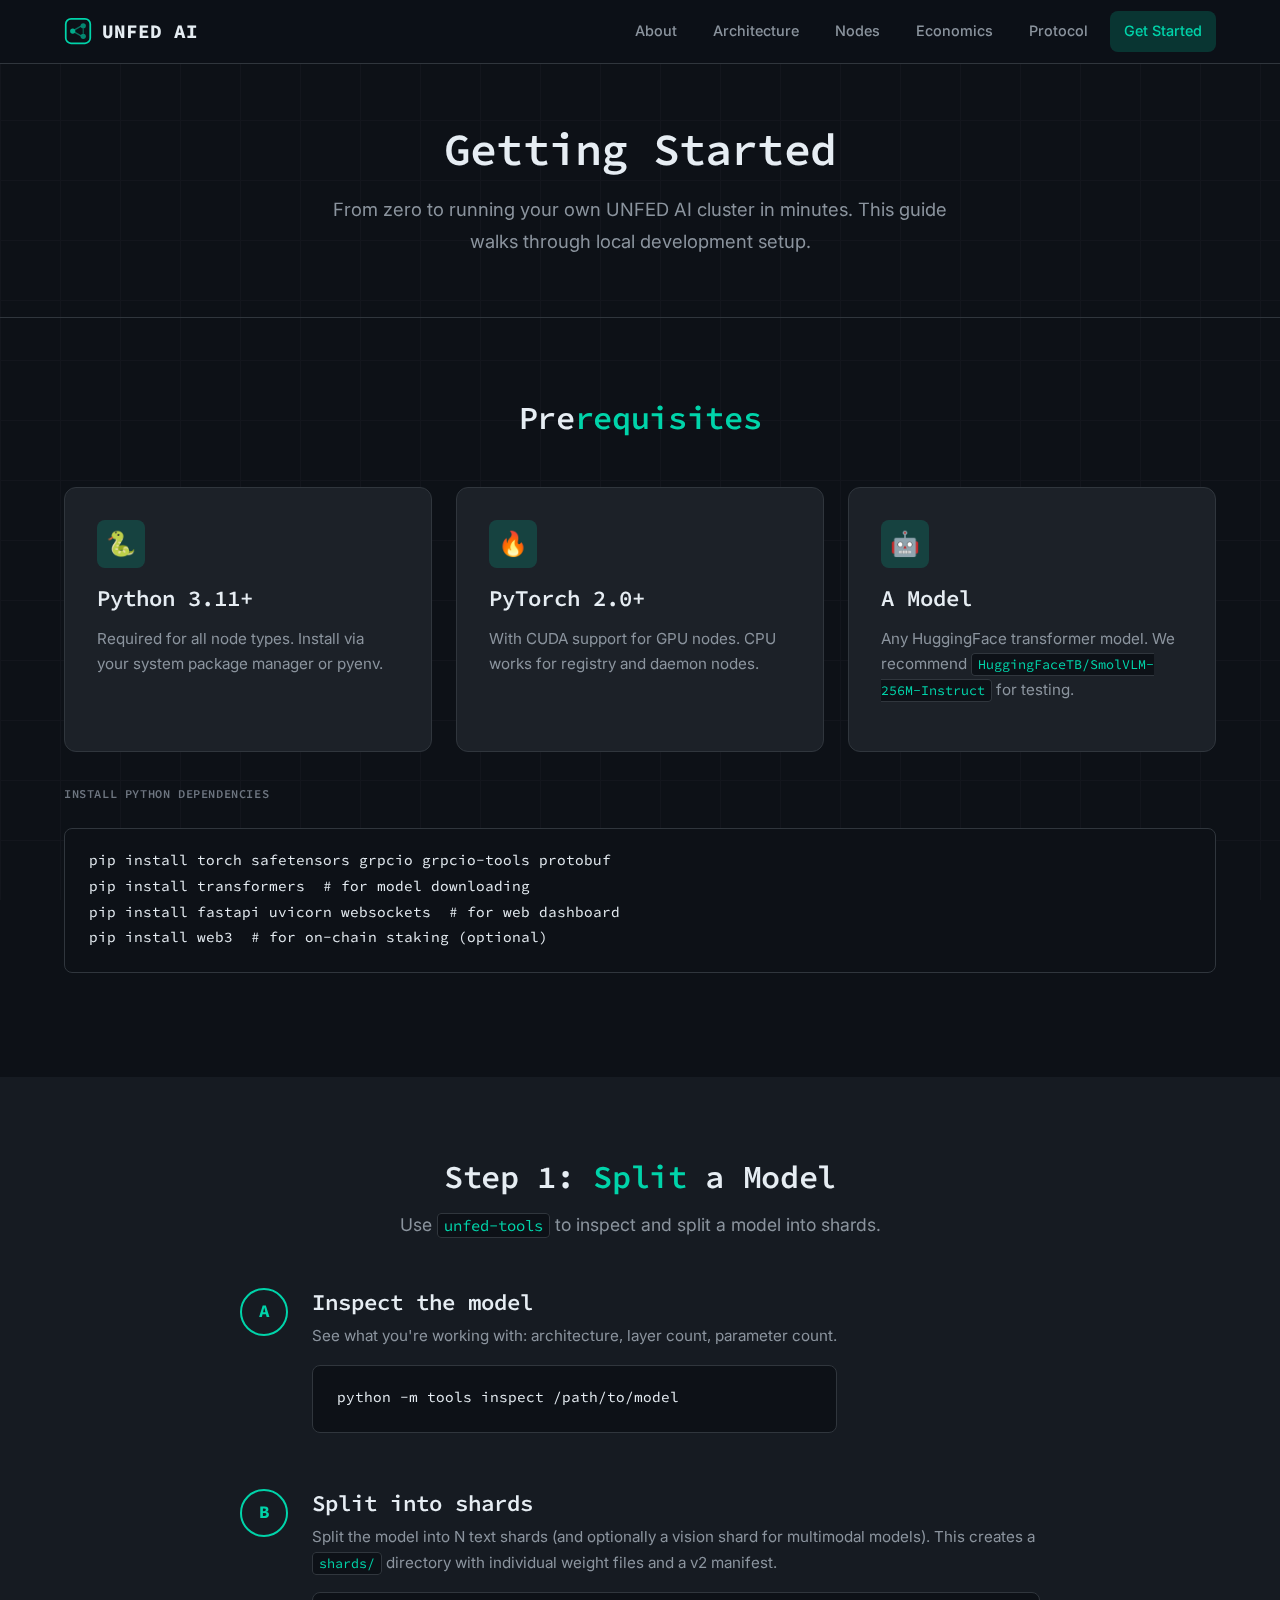
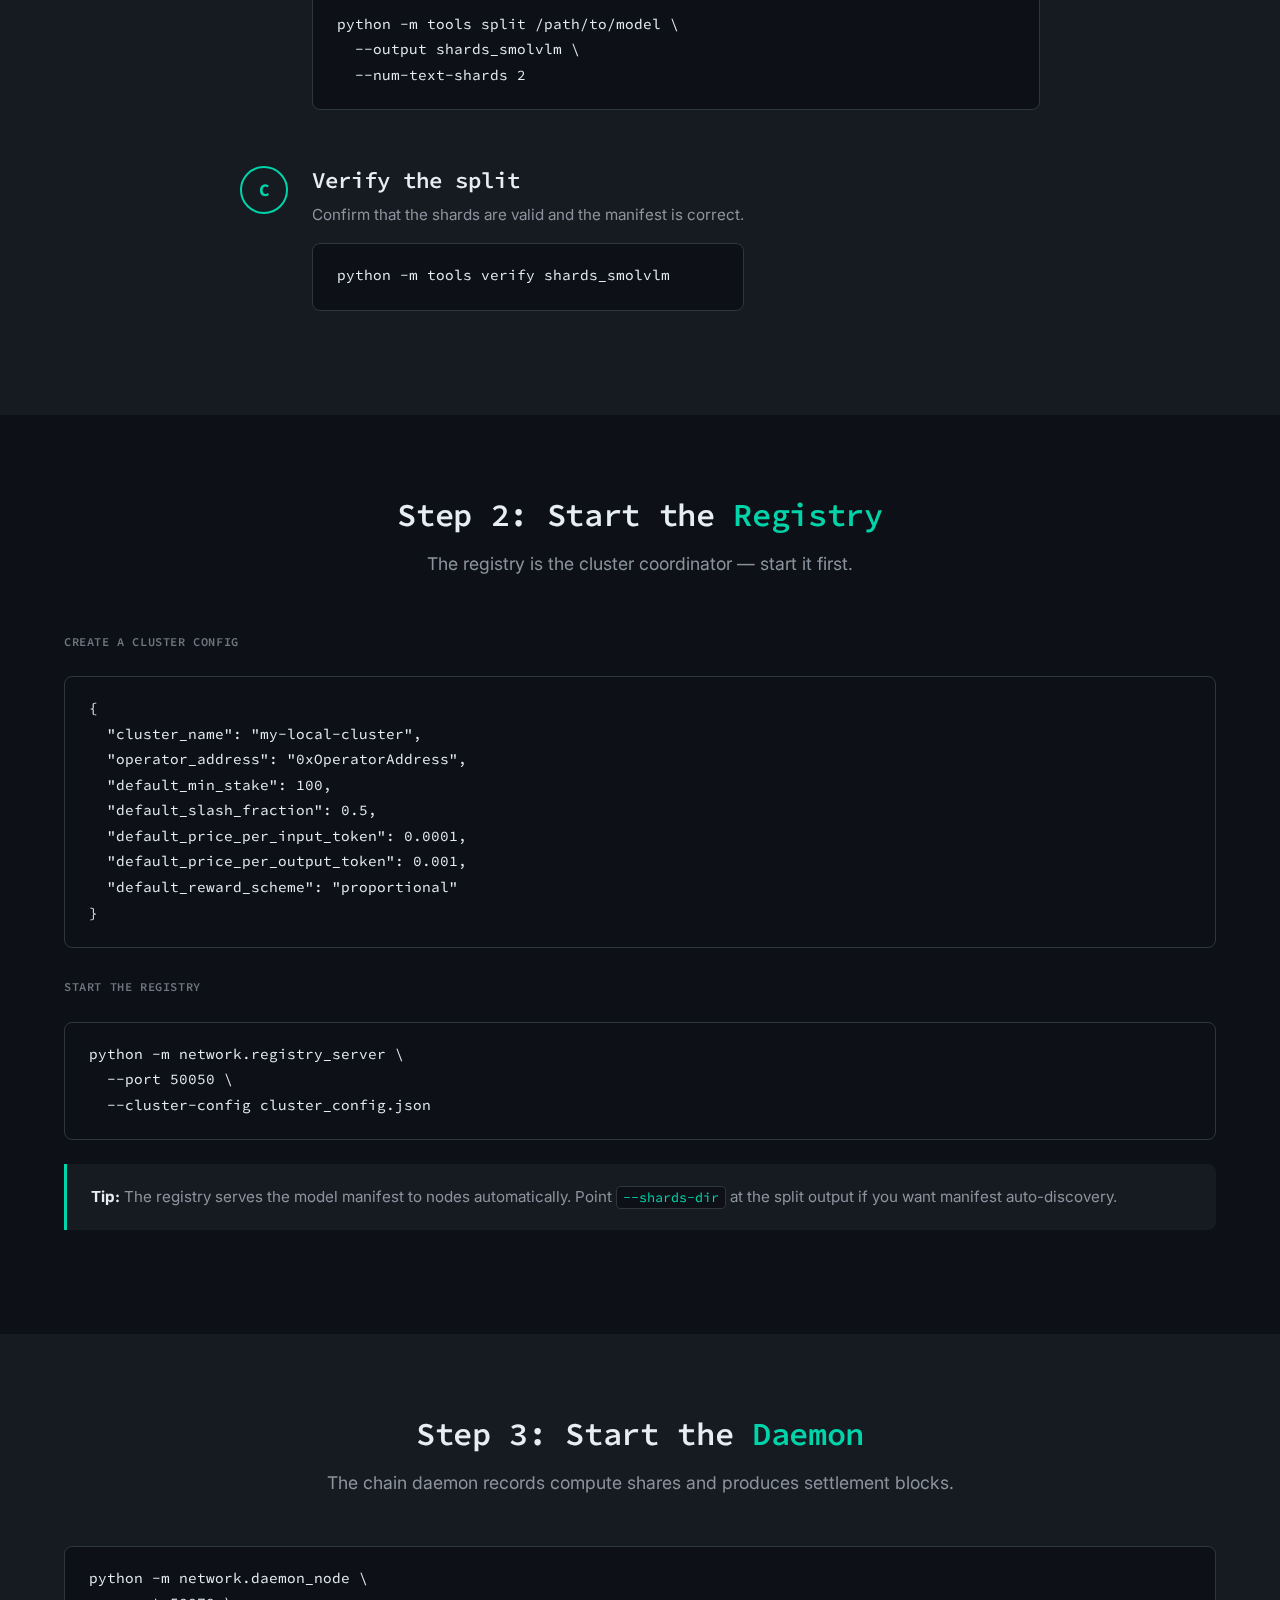
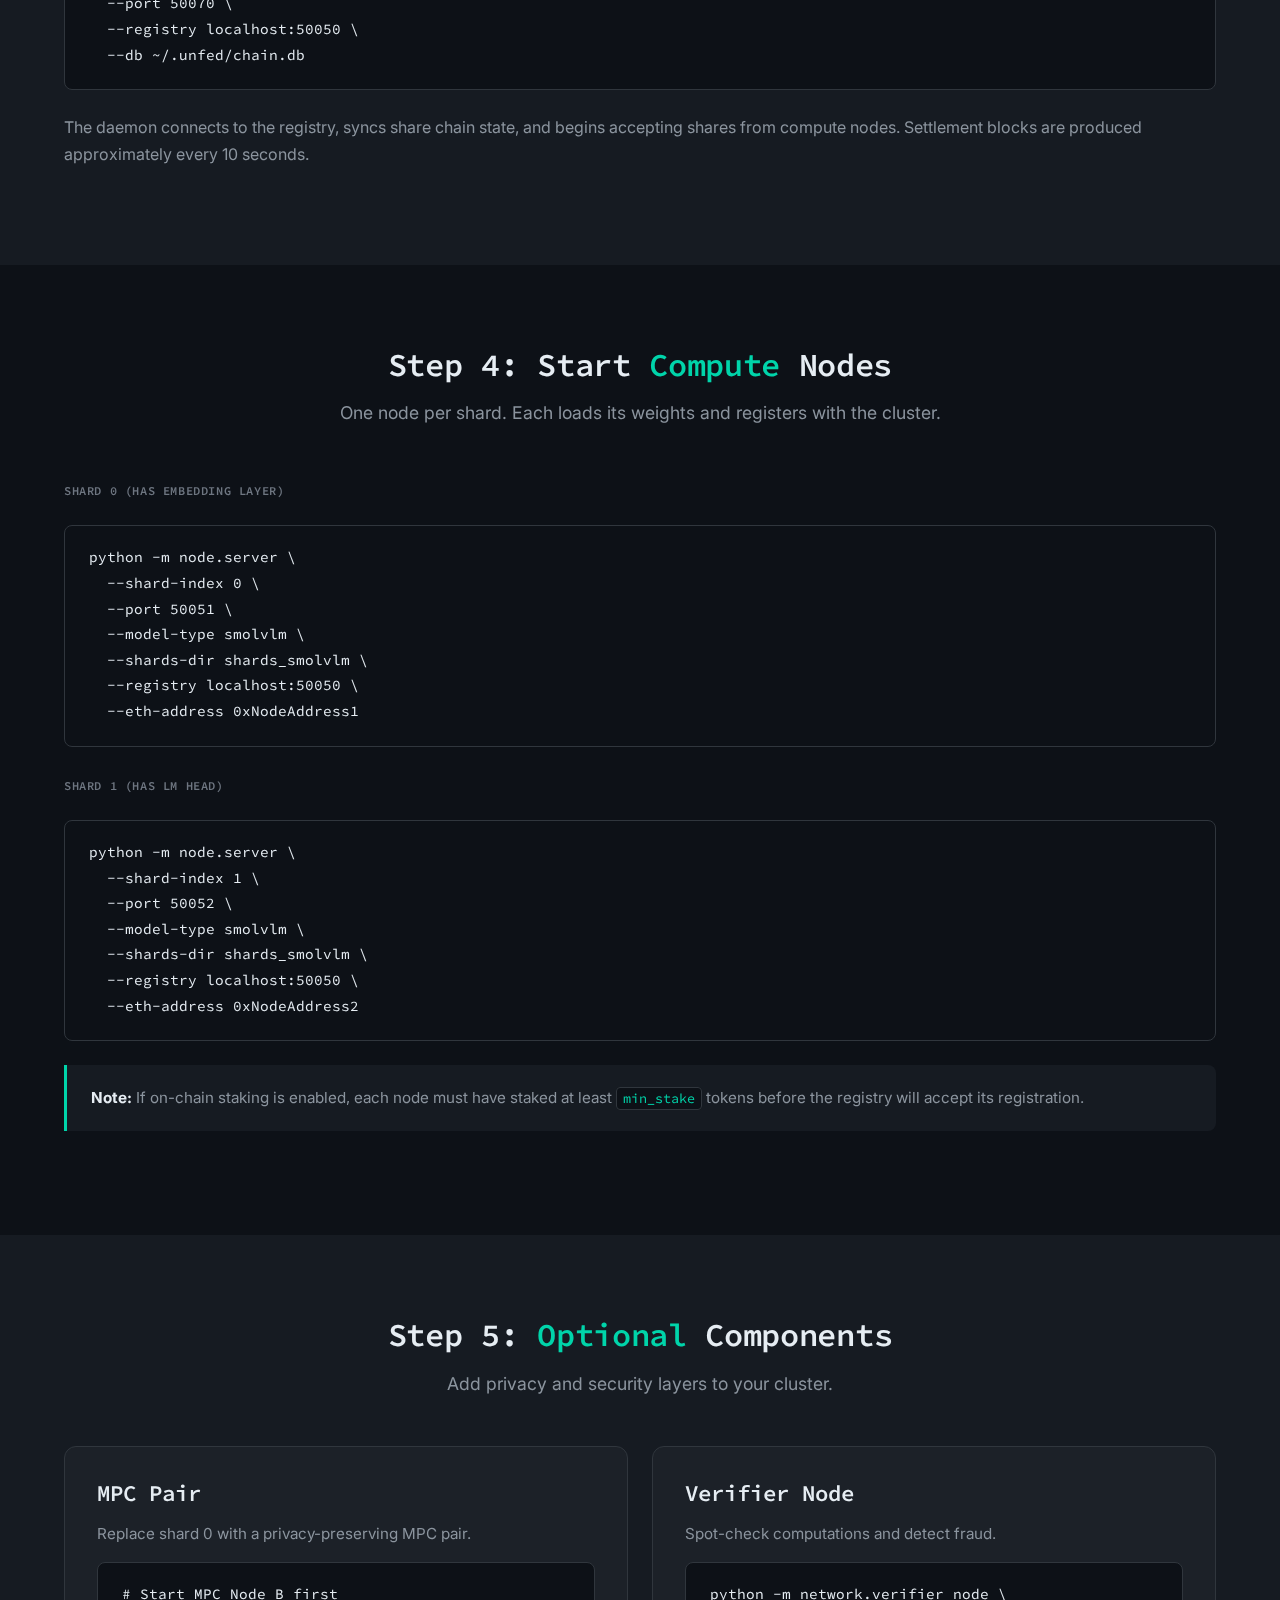
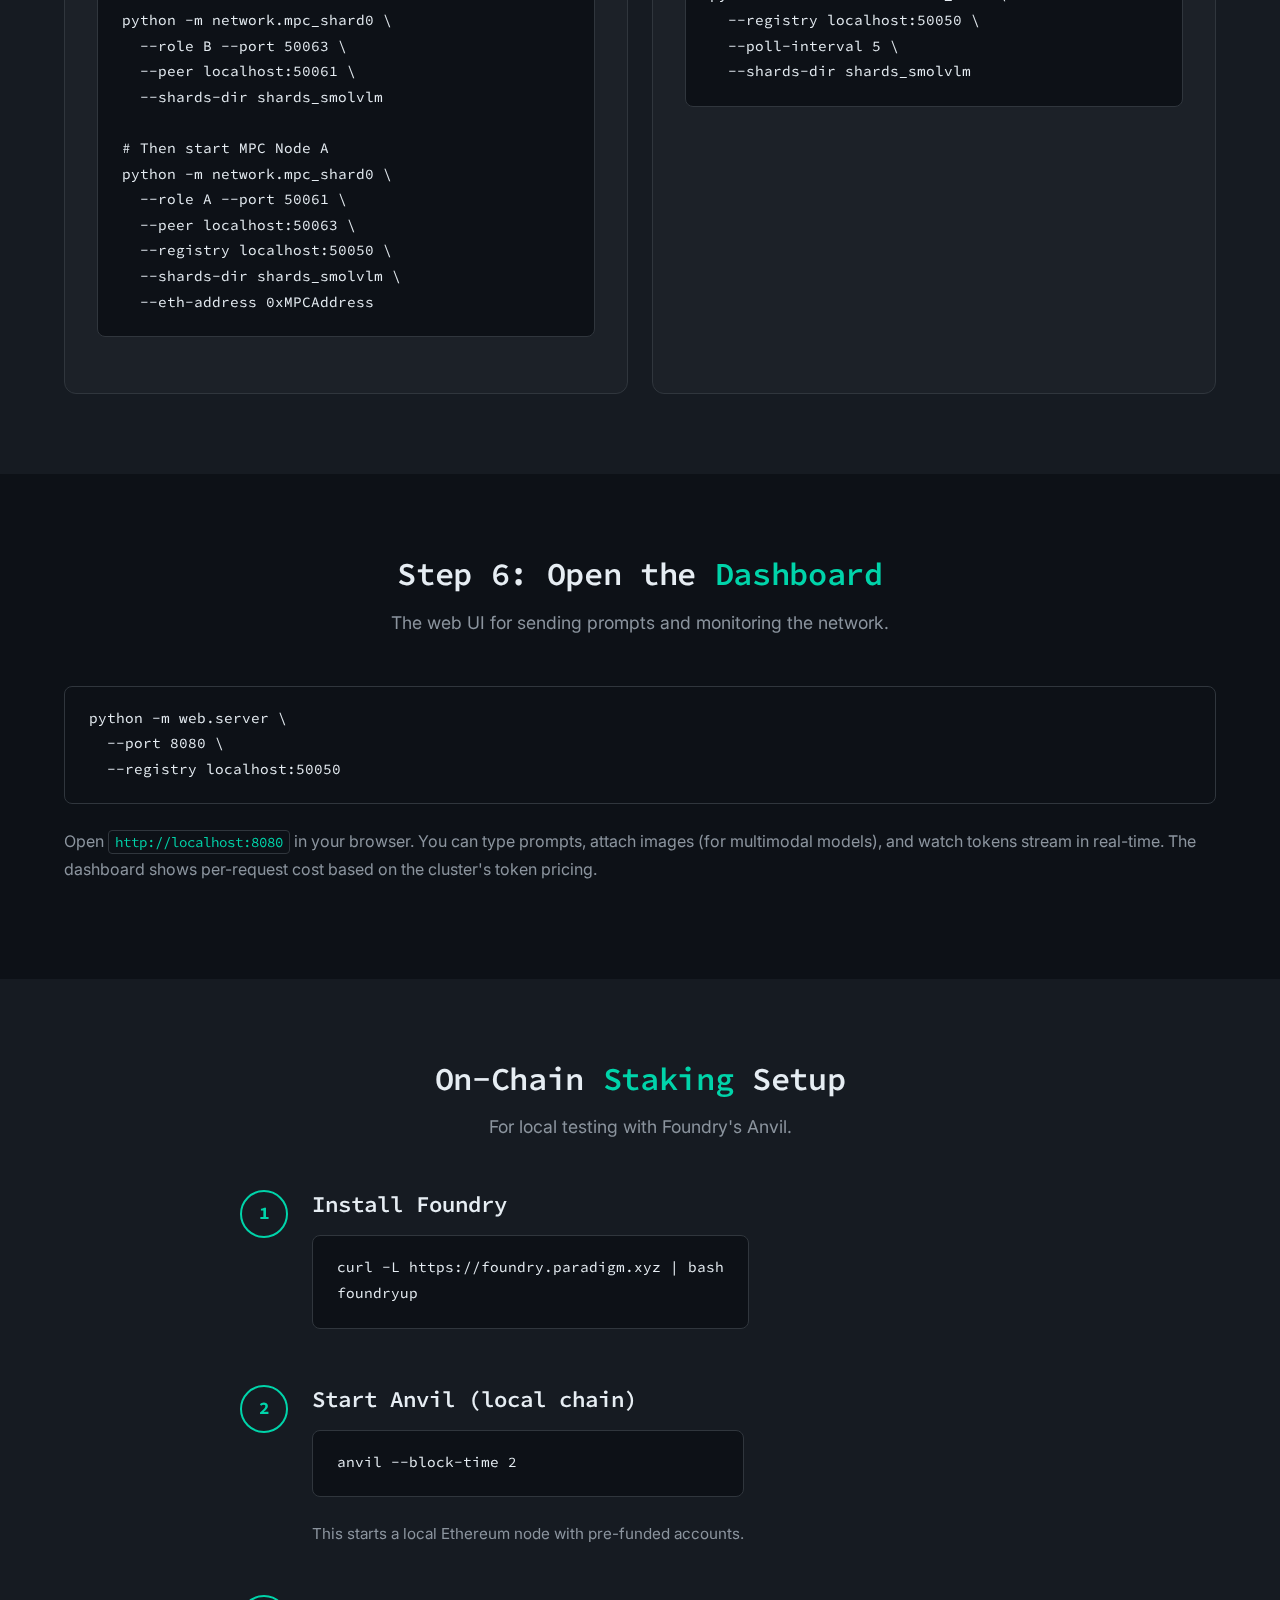
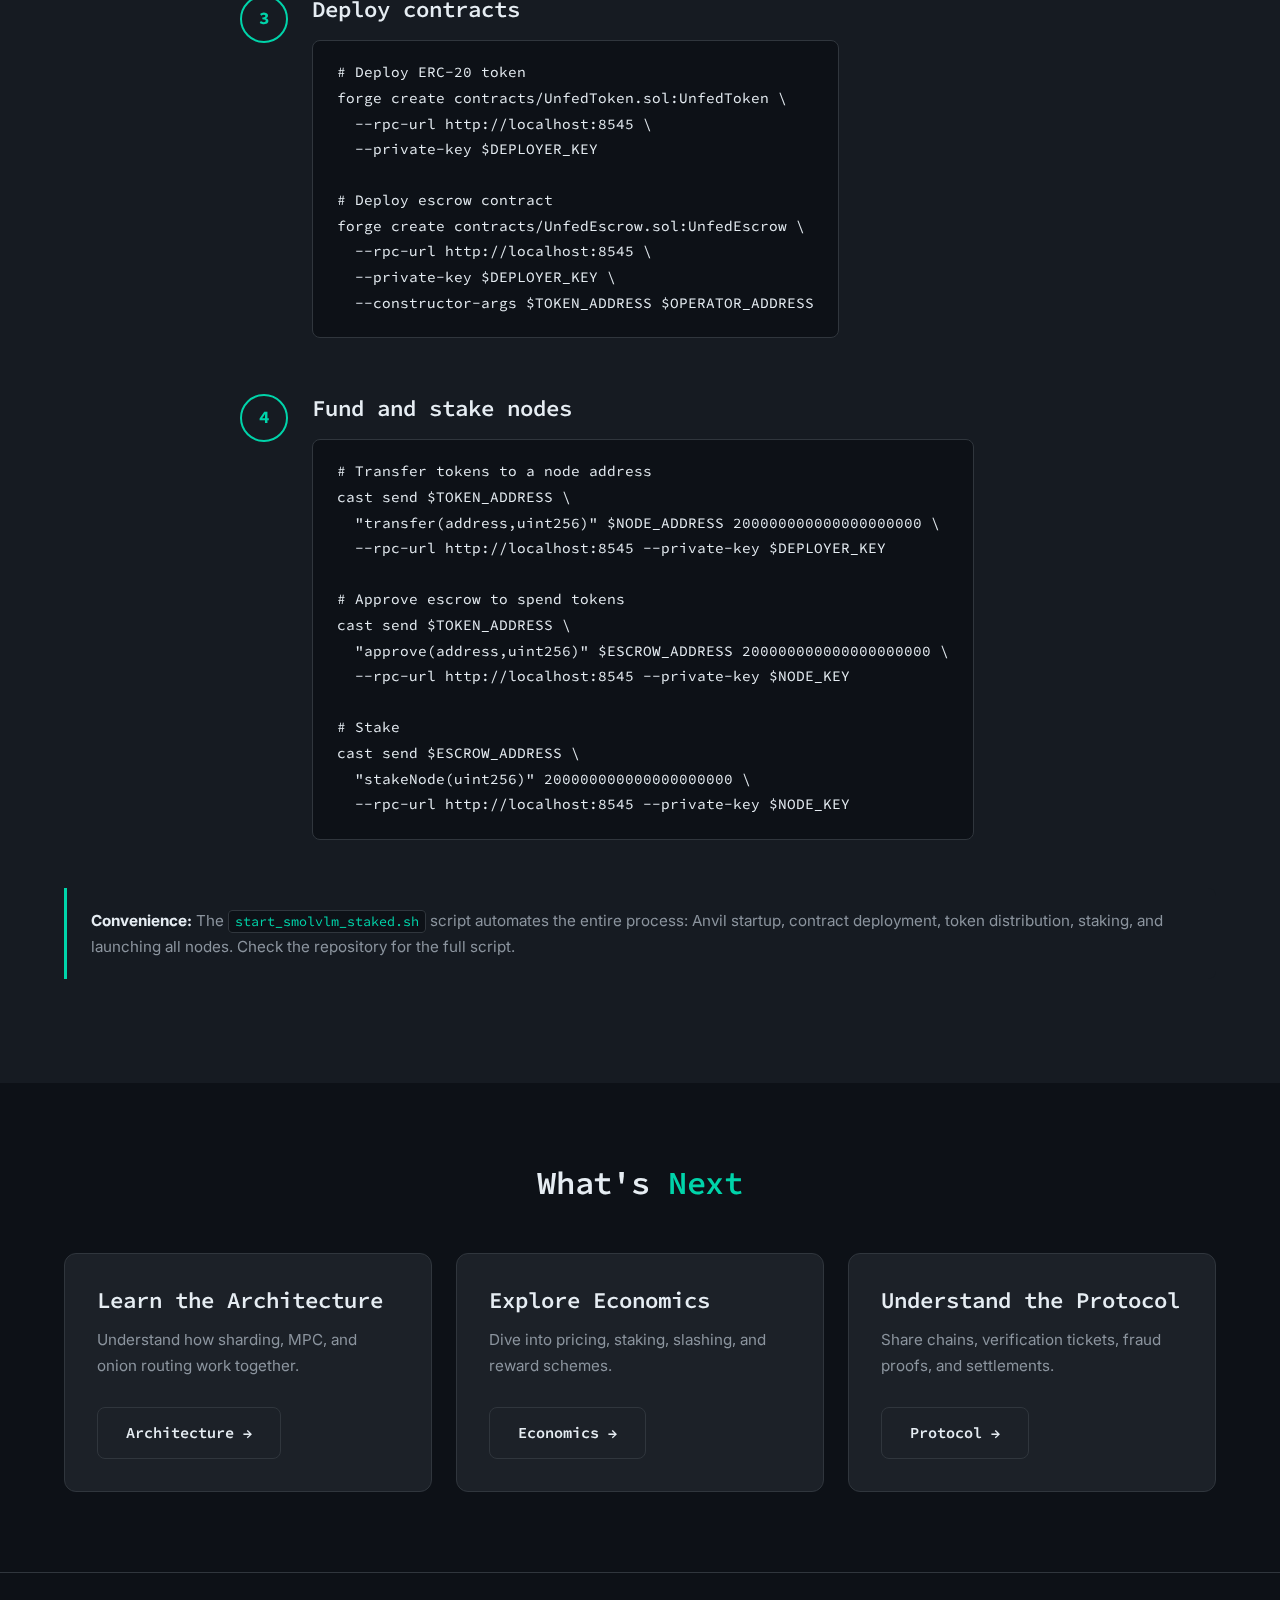
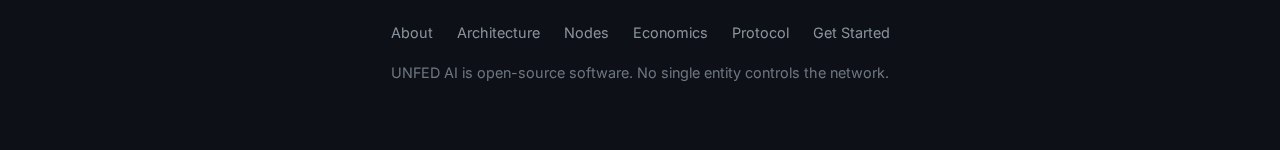
<file: site/getting-started.html>
<!DOCTYPE html>
<html lang="en">
<head>
  <meta charset="UTF-8">
  <meta name="viewport" content="width=device-width, initial-scale=1.0">
  <title>Getting Started — UNFED AI</title>
  <meta name="description" content="Quickstart guide: split a model, start a cluster, run nodes, and open the dashboard. Local testing with Anvil and Foundry.">
  <link rel="stylesheet" href="css/style.css">
  <link rel="icon" href="img/logo.svg" type="image/svg+xml">
</head>
<body>

  <!-- Navigation -->
  <nav class="nav">
    <div class="container">
      <a href="index.html" class="nav-logo">
        <img src="img/logo.svg" alt="UNFED AI" width="28" height="28">
        UNFED AI
      </a>
      <button class="nav-toggle" aria-label="Menu">&#9776;</button>
      <ul class="nav-links">
        <li><a href="about.html">About</a></li>
        <li><a href="architecture.html">Architecture</a></li>
        <li><a href="nodes.html">Nodes</a></li>
        <li><a href="economics.html">Economics</a></li>
        <li><a href="protocol.html">Protocol</a></li>
        <li><a href="getting-started.html">Get Started</a></li>
      </ul>
    </div>
  </nav>

  <!-- Page Header -->
  <section class="page-header">
    <div class="container">
      <h1>Getting <span class="accent">Started</span></h1>
      <p>From zero to running your own UNFED AI cluster in minutes. This guide walks through local development setup.</p>
    </div>
  </section>

  <!-- Prerequisites -->
  <section class="section">
    <div class="container">
      <div class="section-header">
        <h2>Pre<span class="accent">requisites</span></h2>
      </div>

      <div class="card-grid">
        <div class="card">
          <div class="card-icon">&#128013;</div>
          <h3>Python 3.11+</h3>
          <p>Required for all node types. Install via your system package manager or pyenv.</p>
        </div>

        <div class="card">
          <div class="card-icon">&#128293;</div>
          <h3>PyTorch 2.0+</h3>
          <p>With CUDA support for GPU nodes. CPU works for registry and daemon nodes.</p>
        </div>

        <div class="card">
          <div class="card-icon">&#129302;</div>
          <h3>A Model</h3>
          <p>Any HuggingFace transformer model. We recommend <code>HuggingFaceTB/SmolVLM-256M-Instruct</code> for testing.</p>
        </div>
      </div>

      <span class="code-label" style="margin-top: 32px;">Install Python dependencies</span>
      <pre><code>pip install torch safetensors grpcio grpcio-tools protobuf
pip install transformers  # for model downloading
pip install fastapi uvicorn websockets  # for web dashboard
pip install web3  # for on-chain staking (optional)</code></pre>
    </div>
  </section>

  <!-- Step 1: Split a Model -->
  <section class="section section--alt">
    <div class="container">
      <div class="section-header">
        <h2>Step 1: <span class="accent">Split</span> a Model</h2>
        <p>Use <code>unfed-tools</code> to inspect and split a model into shards.</p>
      </div>

      <div class="steps">
        <div class="step">
          <div class="step-number">A</div>
          <div class="step-content">
            <h3>Inspect the model</h3>
            <p>See what you're working with: architecture, layer count, parameter count.</p>
            <pre><code>python -m tools inspect /path/to/model</code></pre>
          </div>
        </div>

        <div class="step">
          <div class="step-number">B</div>
          <div class="step-content">
            <h3>Split into shards</h3>
            <p>
              Split the model into N text shards (and optionally a vision shard
              for multimodal models). This creates a <code>shards/</code> directory
              with individual weight files and a v2 manifest.
            </p>
            <pre><code>python -m tools split /path/to/model \
  --output shards_smolvlm \
  --num-text-shards 2</code></pre>
          </div>
        </div>

        <div class="step">
          <div class="step-number">C</div>
          <div class="step-content">
            <h3>Verify the split</h3>
            <p>Confirm that the shards are valid and the manifest is correct.</p>
            <pre><code>python -m tools verify shards_smolvlm</code></pre>
          </div>
        </div>
      </div>
    </div>
  </section>

  <!-- Step 2: Start Registry -->
  <section class="section">
    <div class="container">
      <div class="section-header">
        <h2>Step 2: Start the <span class="accent">Registry</span></h2>
        <p>The registry is the cluster coordinator — start it first.</p>
      </div>

      <span class="code-label">Create a cluster config</span>
      <pre><code>{
  "cluster_name": "my-local-cluster",
  "operator_address": "0xOperatorAddress",
  "default_min_stake": 100,
  "default_slash_fraction": 0.5,
  "default_price_per_input_token": 0.0001,
  "default_price_per_output_token": 0.001,
  "default_reward_scheme": "proportional"
}</code></pre>

      <span class="code-label">Start the registry</span>
      <pre><code>python -m network.registry_server \
  --port 50050 \
  --cluster-config cluster_config.json</code></pre>

      <div class="info-box">
        <p>
          <strong>Tip:</strong> The registry serves the model manifest to nodes
          automatically. Point <code>--shards-dir</code> at the split output if
          you want manifest auto-discovery.
        </p>
      </div>
    </div>
  </section>

  <!-- Step 3: Start Daemon -->
  <section class="section section--alt">
    <div class="container">
      <div class="section-header">
        <h2>Step 3: Start the <span class="accent">Daemon</span></h2>
        <p>The chain daemon records compute shares and produces settlement blocks.</p>
      </div>

      <pre><code>python -m network.daemon_node \
  --port 50070 \
  --registry localhost:50050 \
  --db ~/.unfed/chain.db</code></pre>

      <p>
        The daemon connects to the registry, syncs share chain state, and begins
        accepting shares from compute nodes. Settlement blocks are produced
        approximately every 10 seconds.
      </p>
    </div>
  </section>

  <!-- Step 4: Start Compute Nodes -->
  <section class="section">
    <div class="container">
      <div class="section-header">
        <h2>Step 4: Start <span class="accent">Compute</span> Nodes</h2>
        <p>One node per shard. Each loads its weights and registers with the cluster.</p>
      </div>

      <span class="code-label">Shard 0 (has embedding layer)</span>
      <pre><code>python -m node.server \
  --shard-index 0 \
  --port 50051 \
  --model-type smolvlm \
  --shards-dir shards_smolvlm \
  --registry localhost:50050 \
  --eth-address 0xNodeAddress1</code></pre>

      <span class="code-label">Shard 1 (has LM head)</span>
      <pre><code>python -m node.server \
  --shard-index 1 \
  --port 50052 \
  --model-type smolvlm \
  --shards-dir shards_smolvlm \
  --registry localhost:50050 \
  --eth-address 0xNodeAddress2</code></pre>

      <div class="info-box">
        <p>
          <strong>Note:</strong> If on-chain staking is enabled, each node must have
          staked at least <code>min_stake</code> tokens before the registry will
          accept its registration.
        </p>
      </div>
    </div>
  </section>

  <!-- Step 5: Optional Components -->
  <section class="section section--alt">
    <div class="container">
      <div class="section-header">
        <h2>Step 5: <span class="accent">Optional</span> Components</h2>
        <p>Add privacy and security layers to your cluster.</p>
      </div>

      <div class="card-grid">
        <div class="card">
          <h3>MPC Pair</h3>
          <p>Replace shard 0 with a privacy-preserving MPC pair.</p>
          <pre><code># Start MPC Node B first
python -m network.mpc_shard0 \
  --role B --port 50063 \
  --peer localhost:50061 \
  --shards-dir shards_smolvlm

# Then start MPC Node A
python -m network.mpc_shard0 \
  --role A --port 50061 \
  --peer localhost:50063 \
  --registry localhost:50050 \
  --shards-dir shards_smolvlm \
  --eth-address 0xMPCAddress</code></pre>
        </div>

        <div class="card">
          <h3>Verifier Node</h3>
          <p>Spot-check computations and detect fraud.</p>
          <pre><code>python -m network.verifier_node \
  --registry localhost:50050 \
  --poll-interval 5 \
  --shards-dir shards_smolvlm</code></pre>
        </div>
      </div>
    </div>
  </section>

  <!-- Step 6: Dashboard -->
  <section class="section">
    <div class="container">
      <div class="section-header">
        <h2>Step 6: Open the <span class="accent">Dashboard</span></h2>
        <p>The web UI for sending prompts and monitoring the network.</p>
      </div>

      <pre><code>python -m web.server \
  --port 8080 \
  --registry localhost:50050</code></pre>

      <p>
        Open <code>http://localhost:8080</code> in your browser. You can type prompts,
        attach images (for multimodal models), and watch tokens stream in real-time.
        The dashboard shows per-request cost based on the cluster's token pricing.
      </p>
    </div>
  </section>

  <!-- On-Chain Setup -->
  <section class="section section--alt">
    <div class="container">
      <div class="section-header">
        <h2>On-Chain <span class="accent">Staking</span> Setup</h2>
        <p>For local testing with Foundry's Anvil.</p>
      </div>

      <div class="steps">
        <div class="step">
          <div class="step-number">1</div>
          <div class="step-content">
            <h3>Install Foundry</h3>
            <pre><code>curl -L https://foundry.paradigm.xyz | bash
foundryup</code></pre>
          </div>
        </div>

        <div class="step">
          <div class="step-number">2</div>
          <div class="step-content">
            <h3>Start Anvil (local chain)</h3>
            <pre><code>anvil --block-time 2</code></pre>
            <p>This starts a local Ethereum node with pre-funded accounts.</p>
          </div>
        </div>

        <div class="step">
          <div class="step-number">3</div>
          <div class="step-content">
            <h3>Deploy contracts</h3>
            <pre><code># Deploy ERC-20 token
forge create contracts/UnfedToken.sol:UnfedToken \
  --rpc-url http://localhost:8545 \
  --private-key $DEPLOYER_KEY

# Deploy escrow contract
forge create contracts/UnfedEscrow.sol:UnfedEscrow \
  --rpc-url http://localhost:8545 \
  --private-key $DEPLOYER_KEY \
  --constructor-args $TOKEN_ADDRESS $OPERATOR_ADDRESS</code></pre>
          </div>
        </div>

        <div class="step">
          <div class="step-number">4</div>
          <div class="step-content">
            <h3>Fund and stake nodes</h3>
            <pre><code># Transfer tokens to a node address
cast send $TOKEN_ADDRESS \
  "transfer(address,uint256)" $NODE_ADDRESS 200000000000000000000 \
  --rpc-url http://localhost:8545 --private-key $DEPLOYER_KEY

# Approve escrow to spend tokens
cast send $TOKEN_ADDRESS \
  "approve(address,uint256)" $ESCROW_ADDRESS 200000000000000000000 \
  --rpc-url http://localhost:8545 --private-key $NODE_KEY

# Stake
cast send $ESCROW_ADDRESS \
  "stakeNode(uint256)" 200000000000000000000 \
  --rpc-url http://localhost:8545 --private-key $NODE_KEY</code></pre>
          </div>
        </div>
      </div>

      <div class="info-box">
        <p>
          <strong>Convenience:</strong> The <code>start_smolvlm_staked.sh</code> script
          automates the entire process: Anvil startup, contract deployment, token
          distribution, staking, and launching all nodes. Check the repository for
          the full script.
        </p>
      </div>
    </div>
  </section>

  <!-- What's Next -->
  <section class="section">
    <div class="container">
      <div class="section-header">
        <h2>What's <span class="accent">Next</span></h2>
      </div>

      <div class="card-grid">
        <div class="card">
          <h3>Learn the Architecture</h3>
          <p>Understand how sharding, MPC, and onion routing work together.</p>
          <a href="architecture.html" class="btn btn-secondary" style="margin-top: 12px;">Architecture &rarr;</a>
        </div>

        <div class="card">
          <h3>Explore Economics</h3>
          <p>Dive into pricing, staking, slashing, and reward schemes.</p>
          <a href="economics.html" class="btn btn-secondary" style="margin-top: 12px;">Economics &rarr;</a>
        </div>

        <div class="card">
          <h3>Understand the Protocol</h3>
          <p>Share chains, verification tickets, fraud proofs, and settlements.</p>
          <a href="protocol.html" class="btn btn-secondary" style="margin-top: 12px;">Protocol &rarr;</a>
        </div>
      </div>
    </div>
  </section>

  <!-- Footer -->
  <footer class="footer">
    <div class="container">
      <div class="footer-links">
        <a href="about.html">About</a>
        <a href="architecture.html">Architecture</a>
        <a href="nodes.html">Nodes</a>
        <a href="economics.html">Economics</a>
        <a href="protocol.html">Protocol</a>
        <a href="getting-started.html">Get Started</a>
      </div>
      <p>UNFED AI is open-source software. No single entity controls the network.</p>
    </div>
  </footer>

  <script src="js/nav.js"></script>
</body>
</html>
</file>
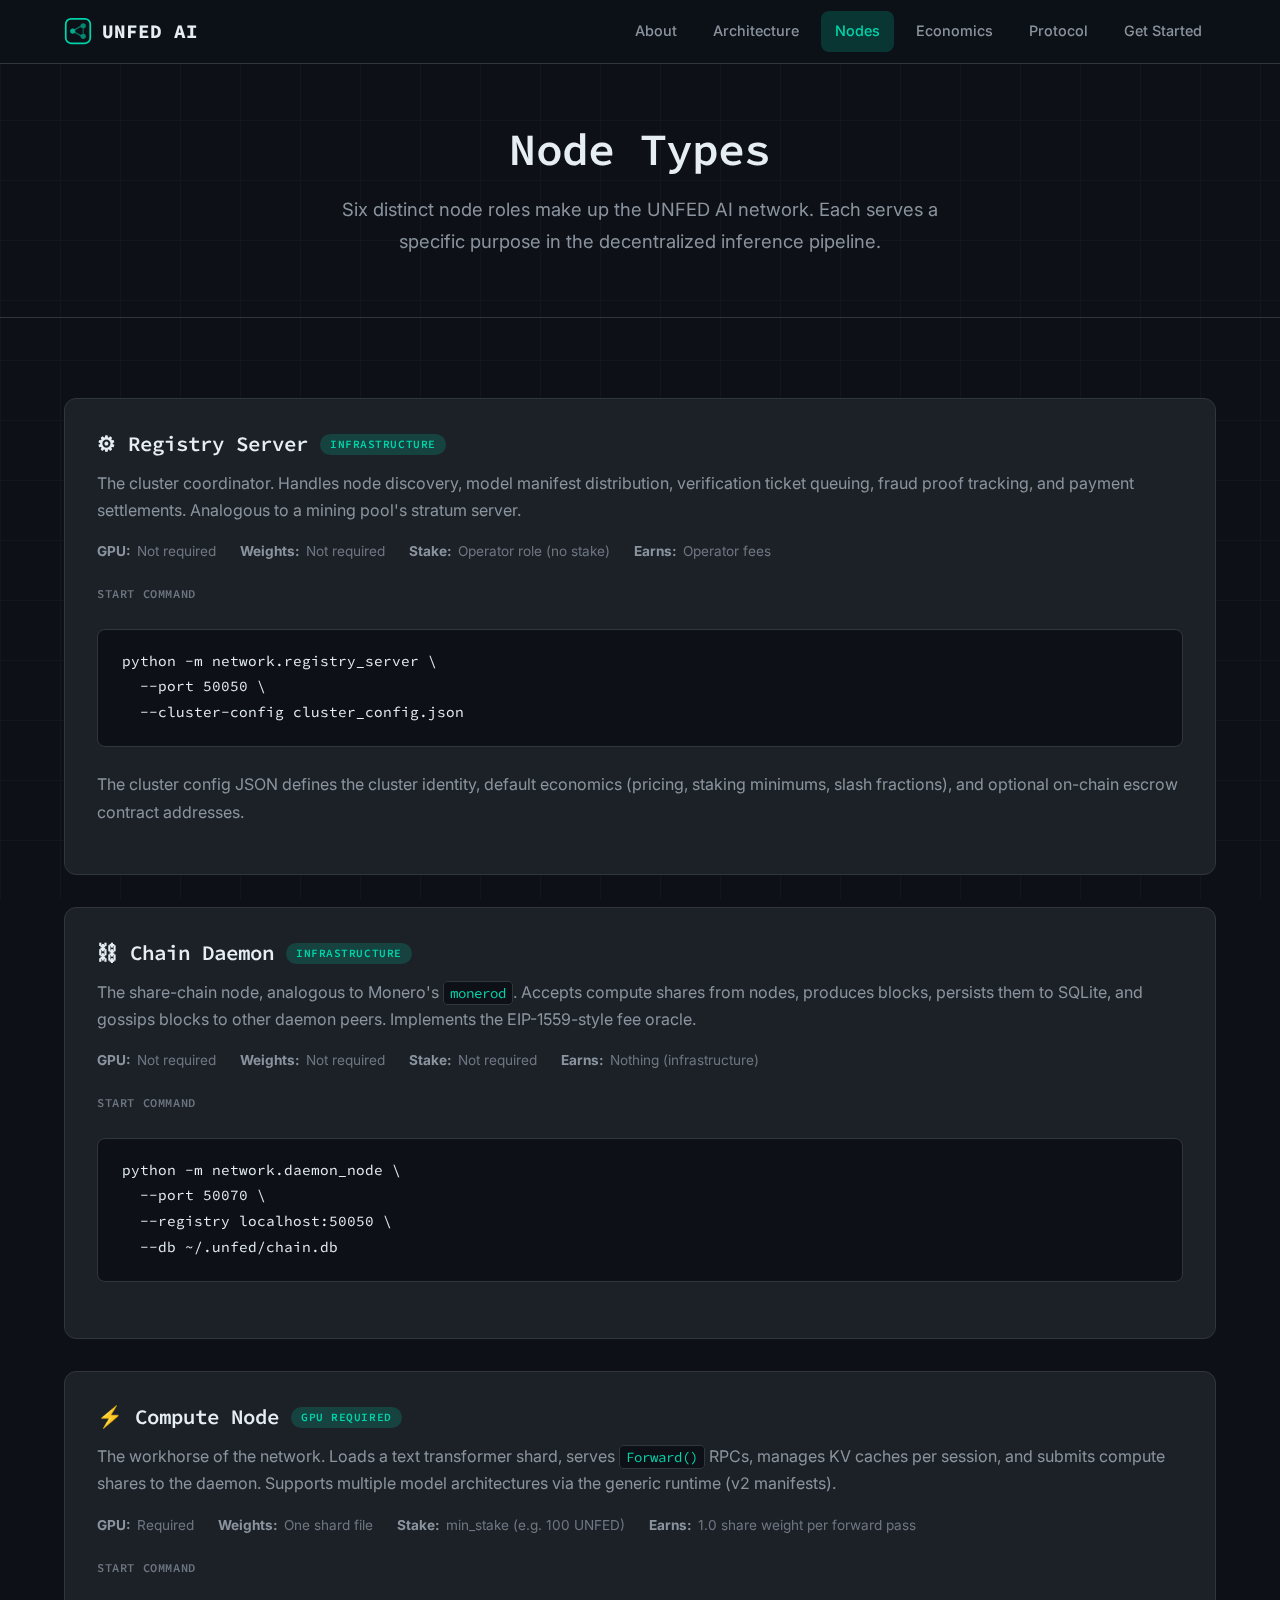
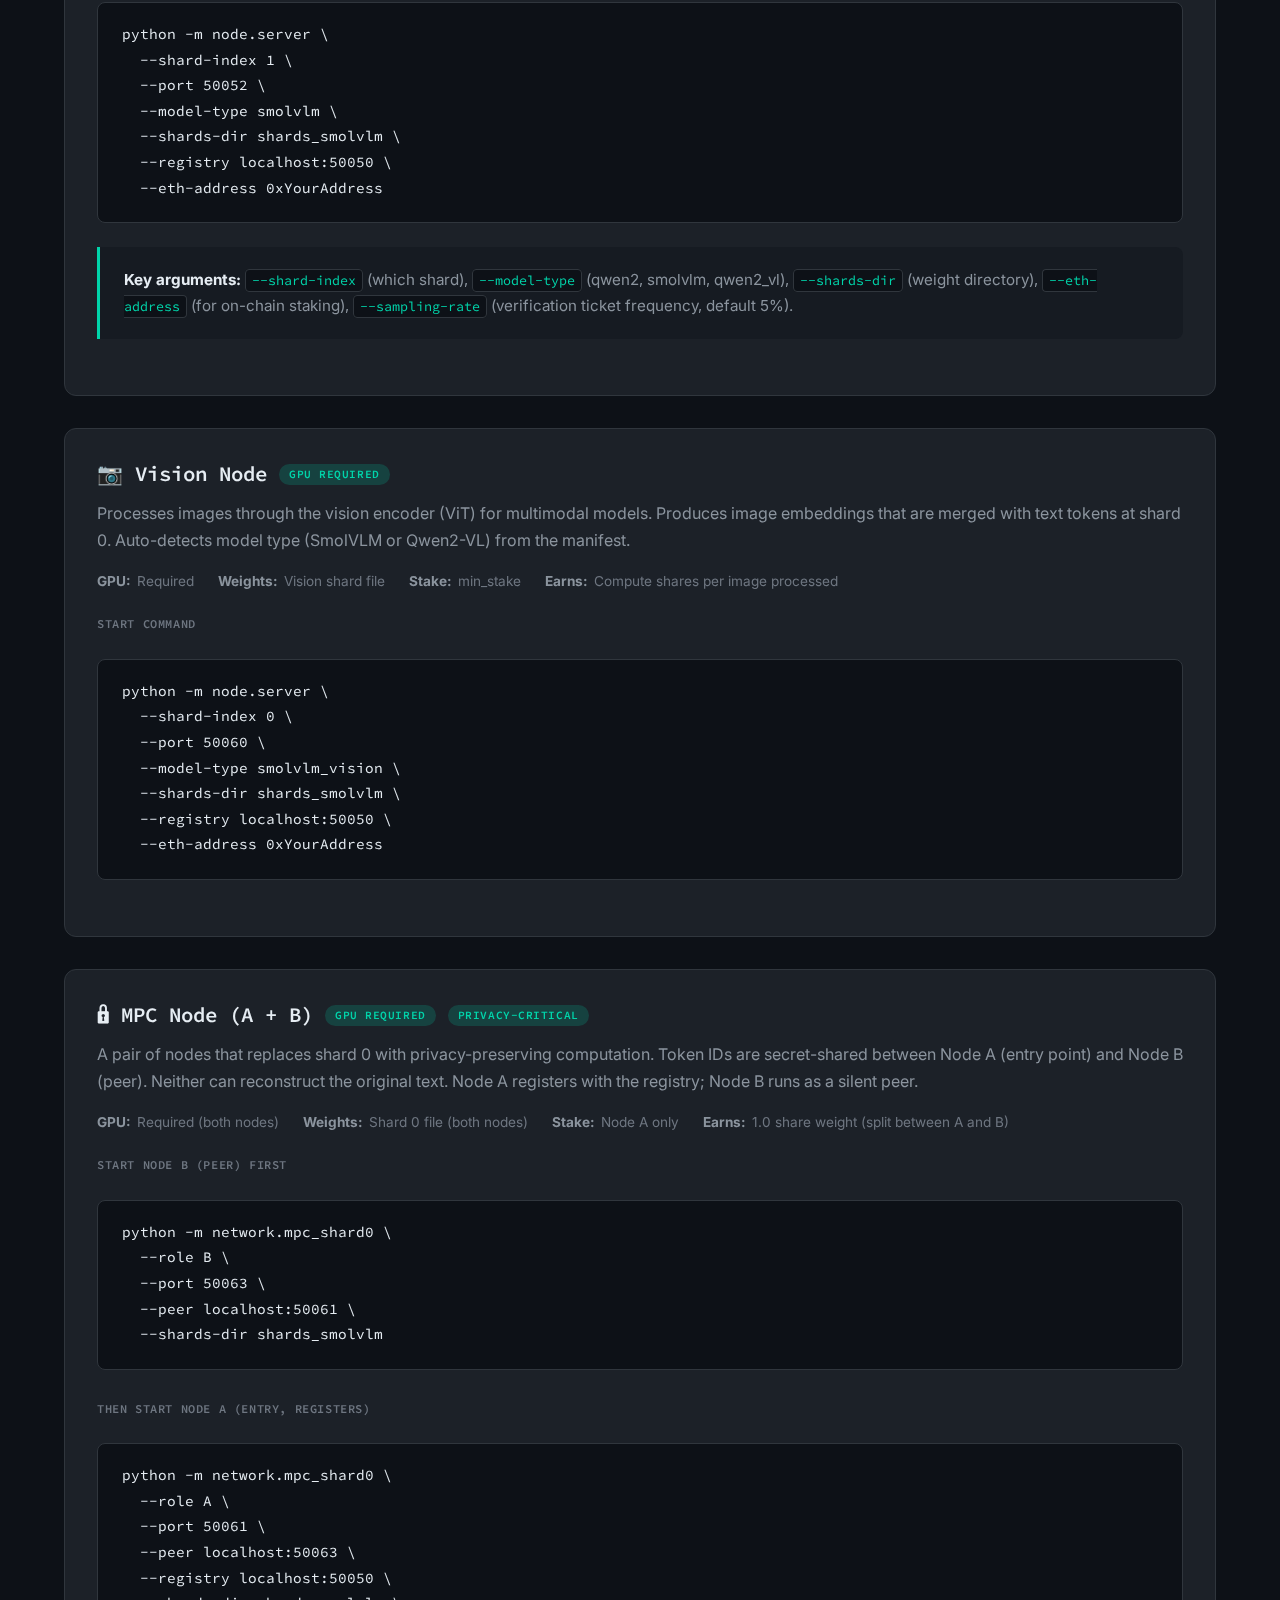
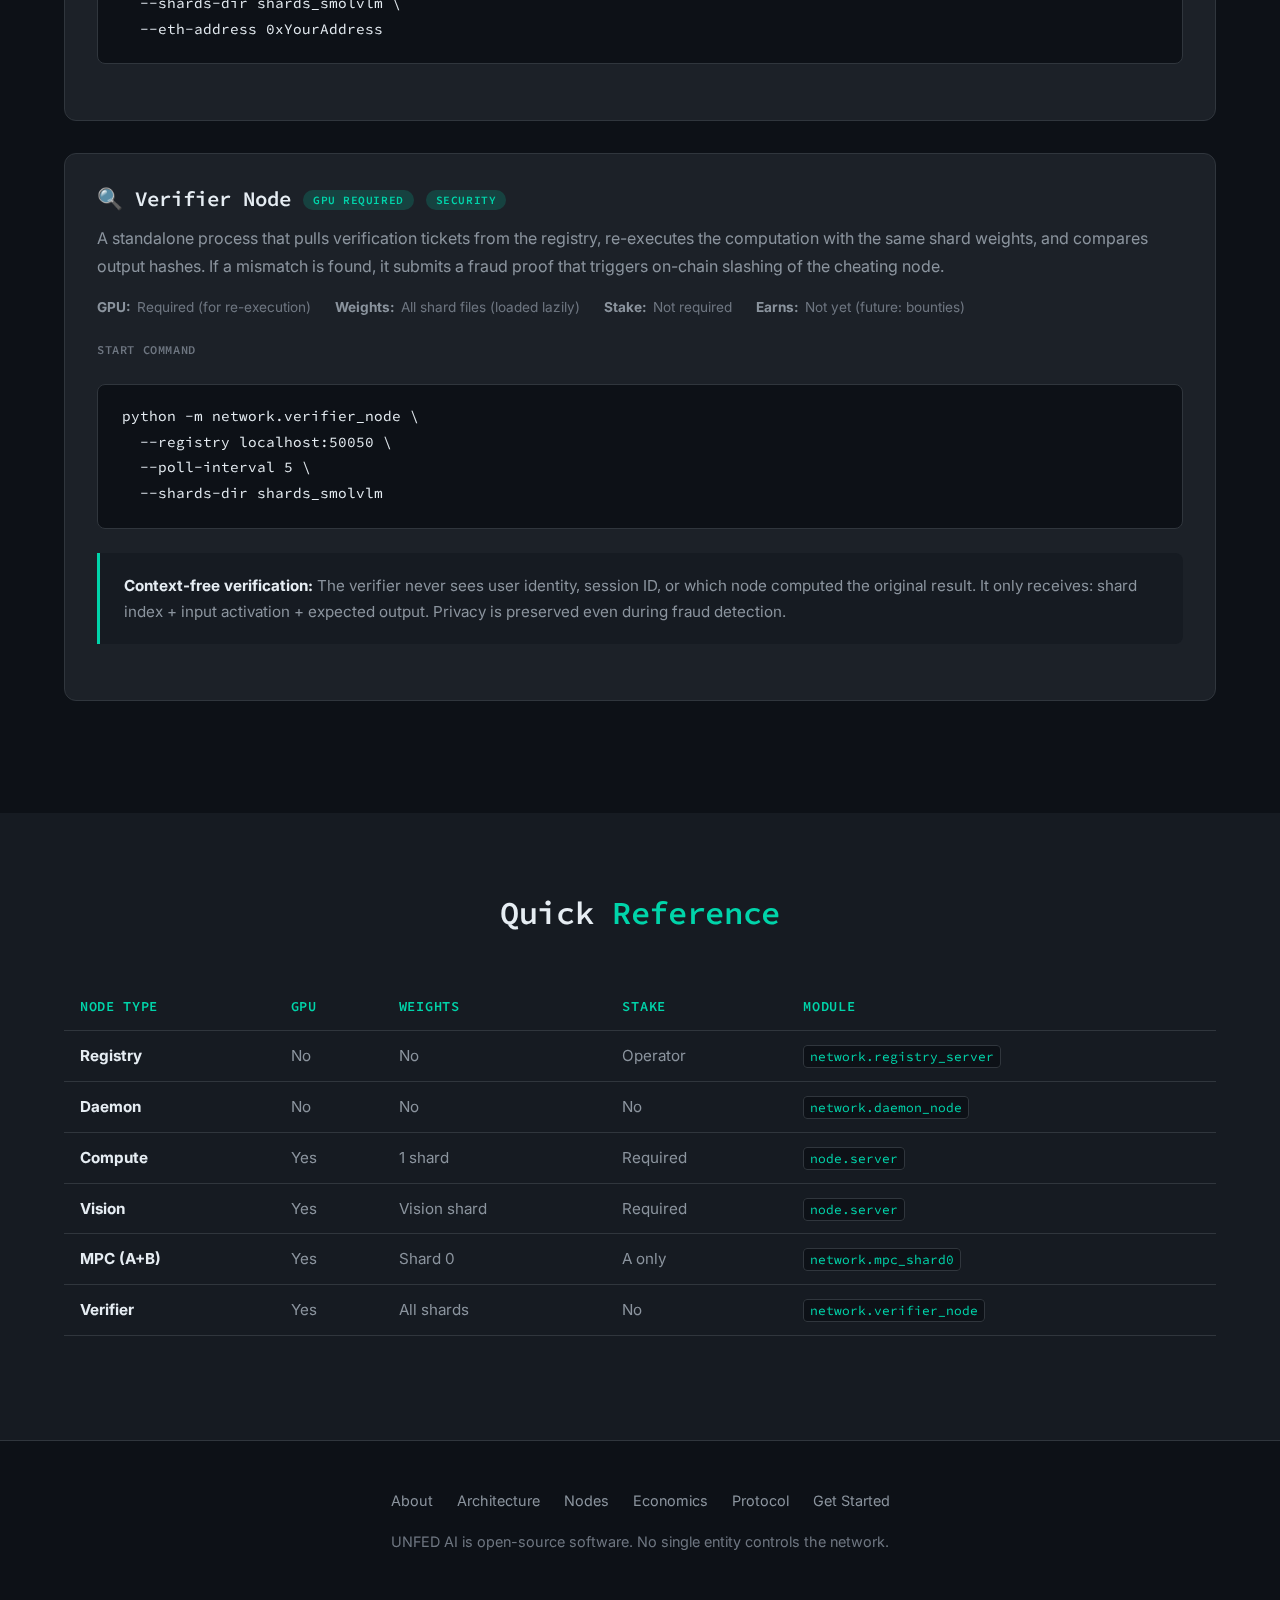
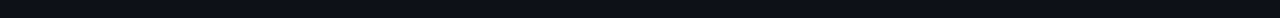
<file: site/nodes.html>
<!DOCTYPE html>
<html lang="en">
<head>
  <meta charset="UTF-8">
  <meta name="viewport" content="width=device-width, initial-scale=1.0">
  <title>Node Types — UNFED AI</title>
  <meta name="description" content="All UNFED AI node types: Registry, Daemon, Compute, Vision, MPC, and Verifier. Roles, requirements, CLI commands, and earnings.">
  <link rel="stylesheet" href="css/style.css">
  <link rel="icon" href="img/logo.svg" type="image/svg+xml">
</head>
<body>

  <!-- Navigation -->
  <nav class="nav">
    <div class="container">
      <a href="index.html" class="nav-logo">
        <img src="img/logo.svg" alt="UNFED AI" width="28" height="28">
        UNFED AI
      </a>
      <button class="nav-toggle" aria-label="Menu">&#9776;</button>
      <ul class="nav-links">
        <li><a href="about.html">About</a></li>
        <li><a href="architecture.html">Architecture</a></li>
        <li><a href="nodes.html">Nodes</a></li>
        <li><a href="economics.html">Economics</a></li>
        <li><a href="protocol.html">Protocol</a></li>
        <li><a href="getting-started.html">Get Started</a></li>
      </ul>
    </div>
  </nav>

  <!-- Page Header -->
  <section class="page-header">
    <div class="container">
      <h1>Node <span class="accent">Types</span></h1>
      <p>Six distinct node roles make up the UNFED AI network. Each serves a specific purpose in the decentralized inference pipeline.</p>
    </div>
  </section>

  <section class="section">
    <div class="container">

      <!-- Registry -->
      <div class="node-card" id="registry">
        <h3>
          &#9881; Registry Server
          <span class="tag">Infrastructure</span>
        </h3>
        <p>
          The cluster coordinator. Handles node discovery, model manifest distribution,
          verification ticket queuing, fraud proof tracking, and payment settlements.
          Analogous to a mining pool's stratum server.
        </p>
        <div class="meta">
          <div class="meta-item"><strong>GPU:</strong> Not required</div>
          <div class="meta-item"><strong>Weights:</strong> Not required</div>
          <div class="meta-item"><strong>Stake:</strong> Operator role (no stake)</div>
          <div class="meta-item"><strong>Earns:</strong> Operator fees</div>
        </div>
        <span class="code-label">Start command</span>
        <pre><code>python -m network.registry_server \
  --port 50050 \
  --cluster-config cluster_config.json</code></pre>
        <p>
          The cluster config JSON defines the cluster identity, default economics
          (pricing, staking minimums, slash fractions), and optional on-chain escrow
          contract addresses.
        </p>
      </div>

      <!-- Daemon -->
      <div class="node-card" id="daemon">
        <h3>
          &#9939; Chain Daemon
          <span class="tag">Infrastructure</span>
        </h3>
        <p>
          The share-chain node, analogous to Monero's <code>monerod</code>. Accepts compute
          shares from nodes, produces blocks, persists them to SQLite, and gossips
          blocks to other daemon peers. Implements the EIP-1559-style fee oracle.
        </p>
        <div class="meta">
          <div class="meta-item"><strong>GPU:</strong> Not required</div>
          <div class="meta-item"><strong>Weights:</strong> Not required</div>
          <div class="meta-item"><strong>Stake:</strong> Not required</div>
          <div class="meta-item"><strong>Earns:</strong> Nothing (infrastructure)</div>
        </div>
        <span class="code-label">Start command</span>
        <pre><code>python -m network.daemon_node \
  --port 50070 \
  --registry localhost:50050 \
  --db ~/.unfed/chain.db</code></pre>
      </div>

      <!-- Compute Node -->
      <div class="node-card" id="compute">
        <h3>
          &#9889; Compute Node
          <span class="tag">GPU Required</span>
        </h3>
        <p>
          The workhorse of the network. Loads a text transformer shard, serves
          <code>Forward()</code> RPCs, manages KV caches per session, and submits
          compute shares to the daemon. Supports multiple model architectures via
          the generic runtime (v2 manifests).
        </p>
        <div class="meta">
          <div class="meta-item"><strong>GPU:</strong> Required</div>
          <div class="meta-item"><strong>Weights:</strong> One shard file</div>
          <div class="meta-item"><strong>Stake:</strong> min_stake (e.g. 100 UNFED)</div>
          <div class="meta-item"><strong>Earns:</strong> 1.0 share weight per forward pass</div>
        </div>
        <span class="code-label">Start command</span>
        <pre><code>python -m node.server \
  --shard-index 1 \
  --port 50052 \
  --model-type smolvlm \
  --shards-dir shards_smolvlm \
  --registry localhost:50050 \
  --eth-address 0xYourAddress</code></pre>
        <div class="info-box">
          <p>
            <strong>Key arguments:</strong>
            <code>--shard-index</code> (which shard),
            <code>--model-type</code> (qwen2, smolvlm, qwen2_vl),
            <code>--shards-dir</code> (weight directory),
            <code>--eth-address</code> (for on-chain staking),
            <code>--sampling-rate</code> (verification ticket frequency, default 5%).
          </p>
        </div>
      </div>

      <!-- Vision Node -->
      <div class="node-card" id="vision">
        <h3>
          &#128247; Vision Node
          <span class="tag">GPU Required</span>
        </h3>
        <p>
          Processes images through the vision encoder (ViT) for multimodal models.
          Produces image embeddings that are merged with text tokens at shard 0.
          Auto-detects model type (SmolVLM or Qwen2-VL) from the manifest.
        </p>
        <div class="meta">
          <div class="meta-item"><strong>GPU:</strong> Required</div>
          <div class="meta-item"><strong>Weights:</strong> Vision shard file</div>
          <div class="meta-item"><strong>Stake:</strong> min_stake</div>
          <div class="meta-item"><strong>Earns:</strong> Compute shares per image processed</div>
        </div>
        <span class="code-label">Start command</span>
        <pre><code>python -m node.server \
  --shard-index 0 \
  --port 50060 \
  --model-type smolvlm_vision \
  --shards-dir shards_smolvlm \
  --registry localhost:50050 \
  --eth-address 0xYourAddress</code></pre>
      </div>

      <!-- MPC Node -->
      <div class="node-card" id="mpc">
        <h3>
          &#128274; MPC Node (A + B)
          <span class="tag">GPU Required</span>
          <span class="tag">Privacy-Critical</span>
        </h3>
        <p>
          A pair of nodes that replaces shard 0 with privacy-preserving computation.
          Token IDs are secret-shared between Node A (entry point) and Node B (peer).
          Neither can reconstruct the original text. Node A registers with the registry;
          Node B runs as a silent peer.
        </p>
        <div class="meta">
          <div class="meta-item"><strong>GPU:</strong> Required (both nodes)</div>
          <div class="meta-item"><strong>Weights:</strong> Shard 0 file (both nodes)</div>
          <div class="meta-item"><strong>Stake:</strong> Node A only</div>
          <div class="meta-item"><strong>Earns:</strong> 1.0 share weight (split between A and B)</div>
        </div>
        <span class="code-label">Start Node B (peer) first</span>
        <pre><code>python -m network.mpc_shard0 \
  --role B \
  --port 50063 \
  --peer localhost:50061 \
  --shards-dir shards_smolvlm</code></pre>
        <span class="code-label">Then start Node A (entry, registers)</span>
        <pre><code>python -m network.mpc_shard0 \
  --role A \
  --port 50061 \
  --peer localhost:50063 \
  --registry localhost:50050 \
  --shards-dir shards_smolvlm \
  --eth-address 0xYourAddress</code></pre>
      </div>

      <!-- Verifier Node -->
      <div class="node-card" id="verifier">
        <h3>
          &#128269; Verifier Node
          <span class="tag">GPU Required</span>
          <span class="tag">Security</span>
        </h3>
        <p>
          A standalone process that pulls verification tickets from the registry,
          re-executes the computation with the same shard weights, and compares
          output hashes. If a mismatch is found, it submits a fraud proof that
          triggers on-chain slashing of the cheating node.
        </p>
        <div class="meta">
          <div class="meta-item"><strong>GPU:</strong> Required (for re-execution)</div>
          <div class="meta-item"><strong>Weights:</strong> All shard files (loaded lazily)</div>
          <div class="meta-item"><strong>Stake:</strong> Not required</div>
          <div class="meta-item"><strong>Earns:</strong> Not yet (future: bounties)</div>
        </div>
        <span class="code-label">Start command</span>
        <pre><code>python -m network.verifier_node \
  --registry localhost:50050 \
  --poll-interval 5 \
  --shards-dir shards_smolvlm</code></pre>
        <div class="info-box">
          <p>
            <strong>Context-free verification:</strong> The verifier never sees user
            identity, session ID, or which node computed the original result. It only
            receives: shard index + input activation + expected output. Privacy is
            preserved even during fraud detection.
          </p>
        </div>
      </div>

    </div>
  </section>

  <!-- Summary Table -->
  <section class="section section--alt">
    <div class="container">
      <div class="section-header">
        <h2>Quick <span class="accent">Reference</span></h2>
      </div>

      <div class="table-wrap">
        <table>
          <thead>
            <tr>
              <th>Node Type</th>
              <th>GPU</th>
              <th>Weights</th>
              <th>Stake</th>
              <th>Module</th>
            </tr>
          </thead>
          <tbody>
            <tr>
              <td><strong>Registry</strong></td>
              <td>No</td>
              <td>No</td>
              <td>Operator</td>
              <td><code>network.registry_server</code></td>
            </tr>
            <tr>
              <td><strong>Daemon</strong></td>
              <td>No</td>
              <td>No</td>
              <td>No</td>
              <td><code>network.daemon_node</code></td>
            </tr>
            <tr>
              <td><strong>Compute</strong></td>
              <td>Yes</td>
              <td>1 shard</td>
              <td>Required</td>
              <td><code>node.server</code></td>
            </tr>
            <tr>
              <td><strong>Vision</strong></td>
              <td>Yes</td>
              <td>Vision shard</td>
              <td>Required</td>
              <td><code>node.server</code></td>
            </tr>
            <tr>
              <td><strong>MPC (A+B)</strong></td>
              <td>Yes</td>
              <td>Shard 0</td>
              <td>A only</td>
              <td><code>network.mpc_shard0</code></td>
            </tr>
            <tr>
              <td><strong>Verifier</strong></td>
              <td>Yes</td>
              <td>All shards</td>
              <td>No</td>
              <td><code>network.verifier_node</code></td>
            </tr>
          </tbody>
        </table>
      </div>
    </div>
  </section>

  <!-- Footer -->
  <footer class="footer">
    <div class="container">
      <div class="footer-links">
        <a href="about.html">About</a>
        <a href="architecture.html">Architecture</a>
        <a href="nodes.html">Nodes</a>
        <a href="economics.html">Economics</a>
        <a href="protocol.html">Protocol</a>
        <a href="getting-started.html">Get Started</a>
      </div>
      <p>UNFED AI is open-source software. No single entity controls the network.</p>
    </div>
  </footer>

  <script src="js/nav.js"></script>
</body>
</html>
</file>
<file: site/css/style.css>
/* ═══════════════════════════════════════════════════════════
   UNFED AI — Project Website Styles
   Dark theme, privacy-focused aesthetic (inspired by getmonero.org)
   ═══════════════════════════════════════════════════════════ */

/* --- Fonts --- */
@import url('https://fonts.googleapis.com/css2?family=Inter:wght@300;400;500;600;700&family=Source+Code+Pro:wght@400;500;600;700&display=swap');

/* --- CSS Variables --- */
:root {
  --bg-primary: #0d1117;
  --bg-secondary: #161b22;
  --bg-tertiary: #1c2128;
  --bg-card: #1c2128;
  --bg-code: #0d1117;

  --text-primary: #e6edf3;
  --text-secondary: #8b949e;
  --text-muted: #6e7681;

  --accent: #00d4aa;
  --accent-dim: #00a88550;
  --accent-glow: #00d4aa30;
  --accent-secondary: #58a6ff;
  --accent-warning: #d29922;
  --accent-danger: #f85149;

  --border: #30363d;
  --border-light: #21262d;

  --font-body: 'Inter', -apple-system, BlinkMacSystemFont, 'Segoe UI', sans-serif;
  --font-mono: 'Source Code Pro', 'Fira Code', 'Consolas', monospace;

  --max-width: 1200px;
  --nav-height: 64px;

  --radius: 8px;
  --radius-lg: 12px;
}

/* --- Reset --- */
*, *::before, *::after {
  box-sizing: border-box;
  margin: 0;
  padding: 0;
}

html {
  scroll-behavior: smooth;
  scroll-padding-top: calc(var(--nav-height) + 20px);
}

body {
  font-family: var(--font-body);
  background: var(--bg-primary);
  color: var(--text-primary);
  line-height: 1.7;
  font-size: 16px;
  -webkit-font-smoothing: antialiased;
}

/* --- Subtle grid background --- */
body::before {
  content: '';
  position: fixed;
  inset: 0;
  background-image:
    linear-gradient(var(--border-light) 1px, transparent 1px),
    linear-gradient(90deg, var(--border-light) 1px, transparent 1px);
  background-size: 60px 60px;
  opacity: 0.3;
  pointer-events: none;
  z-index: -1;
}

/* --- Typography --- */
h1, h2, h3, h4, h5, h6 {
  font-family: var(--font-mono);
  font-weight: 600;
  line-height: 1.3;
  color: var(--text-primary);
}

h1 { font-size: 2.8rem; letter-spacing: -0.02em; }
h2 { font-size: 2rem; letter-spacing: -0.01em; margin-bottom: 1rem; }
h3 { font-size: 1.4rem; margin-bottom: 0.75rem; }
h4 { font-size: 1.1rem; margin-bottom: 0.5rem; }

p {
  color: var(--text-secondary);
  margin-bottom: 1rem;
}

a {
  color: var(--accent);
  text-decoration: none;
  transition: color 0.2s;
}

a:hover {
  color: #33e6be;
  text-decoration: underline;
}

strong { color: var(--text-primary); }

/* --- Layout --- */
.container {
  max-width: var(--max-width);
  margin: 0 auto;
  padding: 0 24px;
}

.section {
  padding: 80px 0;
}

.section--alt {
  background: var(--bg-secondary);
}

.section-header {
  text-align: center;
  margin-bottom: 48px;
}

.section-header h2 {
  margin-bottom: 12px;
}

.section-header h2 .accent {
  color: var(--accent);
}

.section-header p {
  max-width: 640px;
  margin: 0 auto;
  font-size: 1.1rem;
}

/* ═══════════════════════════════════════════════════════════
   NAVIGATION
   ═══════════════════════════════════════════════════════════ */

.nav {
  position: fixed;
  top: 0;
  left: 0;
  right: 0;
  height: var(--nav-height);
  background: rgba(13, 17, 23, 0.85);
  backdrop-filter: blur(12px);
  border-bottom: 1px solid var(--border);
  z-index: 1000;
  display: flex;
  align-items: center;
}

.nav .container {
  display: flex;
  align-items: center;
  justify-content: space-between;
  width: 100%;
}

.nav-logo {
  display: flex;
  align-items: center;
  gap: 10px;
  font-family: var(--font-mono);
  font-weight: 700;
  font-size: 1.2rem;
  color: var(--text-primary);
  text-decoration: none;
}

.nav-logo:hover {
  color: var(--accent);
  text-decoration: none;
}

.nav-logo svg {
  width: 28px;
  height: 28px;
}

.nav-links {
  display: flex;
  list-style: none;
  gap: 8px;
}

.nav-links a {
  display: block;
  padding: 8px 14px;
  color: var(--text-secondary);
  font-size: 0.9rem;
  font-weight: 500;
  border-radius: var(--radius);
  transition: all 0.2s;
  text-decoration: none;
}

.nav-links a:hover,
.nav-links a.active {
  color: var(--accent);
  background: var(--accent-glow);
  text-decoration: none;
}

.nav-toggle {
  display: none;
  background: none;
  border: none;
  color: var(--text-primary);
  font-size: 1.5rem;
  cursor: pointer;
  padding: 8px;
}

/* ═══════════════════════════════════════════════════════════
   HERO
   ═══════════════════════════════════════════════════════════ */

.hero {
  padding: 140px 0 100px;
  text-align: center;
  position: relative;
}

.hero h1 {
  margin-bottom: 20px;
}

.hero h1 .accent {
  color: var(--accent);
}

.hero .subtitle {
  font-size: 1.25rem;
  color: var(--text-secondary);
  max-width: 640px;
  margin: 0 auto 40px;
  line-height: 1.6;
}

.hero-cta {
  display: flex;
  gap: 16px;
  justify-content: center;
  flex-wrap: wrap;
}

/* --- Buttons --- */
.btn {
  display: inline-flex;
  align-items: center;
  gap: 8px;
  padding: 12px 28px;
  border-radius: var(--radius);
  font-family: var(--font-mono);
  font-weight: 600;
  font-size: 0.95rem;
  text-decoration: none;
  transition: all 0.2s;
  cursor: pointer;
  border: none;
}

.btn-primary {
  background: var(--accent);
  color: var(--bg-primary);
}

.btn-primary:hover {
  background: #33e6be;
  color: var(--bg-primary);
  text-decoration: none;
  transform: translateY(-1px);
  box-shadow: 0 4px 20px var(--accent-dim);
}

.btn-secondary {
  background: transparent;
  color: var(--text-primary);
  border: 1px solid var(--border);
}

.btn-secondary:hover {
  border-color: var(--accent);
  color: var(--accent);
  text-decoration: none;
  transform: translateY(-1px);
}

/* ═══════════════════════════════════════════════════════════
   CARDS
   ═══════════════════════════════════════════════════════════ */

.card-grid {
  display: grid;
  grid-template-columns: repeat(auto-fit, minmax(300px, 1fr));
  gap: 24px;
}

.card {
  background: var(--bg-card);
  border: 1px solid var(--border);
  border-radius: var(--radius-lg);
  padding: 32px;
  transition: all 0.3s;
}

.card:hover {
  border-color: var(--accent);
  transform: translateY(-2px);
  box-shadow: 0 8px 30px rgba(0, 0, 0, 0.3);
}

.card-icon {
  width: 48px;
  height: 48px;
  border-radius: var(--radius);
  background: var(--accent-glow);
  display: flex;
  align-items: center;
  justify-content: center;
  margin-bottom: 16px;
  font-size: 1.5rem;
}

.card h3 {
  color: var(--text-primary);
}

.card p {
  color: var(--text-secondary);
  font-size: 0.95rem;
}

/* ═══════════════════════════════════════════════════════════
   FEATURE LIST (How it works steps, etc.)
   ═══════════════════════════════════════════════════════════ */

.steps {
  display: flex;
  flex-direction: column;
  gap: 32px;
  max-width: 800px;
  margin: 0 auto;
}

.step {
  display: flex;
  gap: 24px;
  align-items: flex-start;
}

.step-number {
  flex-shrink: 0;
  width: 48px;
  height: 48px;
  border-radius: 50%;
  border: 2px solid var(--accent);
  display: flex;
  align-items: center;
  justify-content: center;
  font-family: var(--font-mono);
  font-weight: 700;
  font-size: 1.1rem;
  color: var(--accent);
}

.step-content h3 {
  margin-bottom: 6px;
}

.step-content p {
  font-size: 0.95rem;
}

/* ═══════════════════════════════════════════════════════════
   CODE BLOCKS
   ═══════════════════════════════════════════════════════════ */

code {
  font-family: var(--font-mono);
  font-size: 0.88em;
  background: var(--bg-code);
  border: 1px solid var(--border);
  padding: 2px 6px;
  border-radius: 4px;
  color: var(--accent);
}

pre {
  background: var(--bg-code);
  border: 1px solid var(--border);
  border-radius: var(--radius);
  padding: 20px 24px;
  overflow-x: auto;
  margin: 16px 0 24px;
  line-height: 1.6;
}

pre code {
  background: none;
  border: none;
  padding: 0;
  color: var(--text-primary);
  font-size: 0.9rem;
}

.code-label {
  display: inline-block;
  font-family: var(--font-mono);
  font-size: 0.75rem;
  font-weight: 600;
  color: var(--text-muted);
  text-transform: uppercase;
  letter-spacing: 0.05em;
  margin-bottom: 8px;
}

/* Syntax highlighting (simple, CSS-only) */
pre .comment { color: var(--text-muted); }
pre .flag { color: var(--accent-secondary); }
pre .value { color: var(--accent-warning); }
pre .cmd { color: var(--accent); }

/* ═══════════════════════════════════════════════════════════
   TABLES
   ═══════════════════════════════════════════════════════════ */

.table-wrap {
  overflow-x: auto;
  margin: 16px 0 24px;
}

table {
  width: 100%;
  border-collapse: collapse;
  font-size: 0.95rem;
}

th, td {
  padding: 12px 16px;
  text-align: left;
  border-bottom: 1px solid var(--border);
}

th {
  font-family: var(--font-mono);
  font-weight: 600;
  color: var(--accent);
  font-size: 0.85rem;
  text-transform: uppercase;
  letter-spacing: 0.05em;
  background: var(--bg-secondary);
}

td {
  color: var(--text-secondary);
}

td code {
  font-size: 0.85em;
}

tr:hover td {
  background: var(--bg-tertiary);
}

/* ═══════════════════════════════════════════════════════════
   NODE TYPE CARDS (nodes page)
   ═══════════════════════════════════════════════════════════ */

.node-card {
  background: var(--bg-card);
  border: 1px solid var(--border);
  border-radius: var(--radius-lg);
  padding: 32px;
  margin-bottom: 32px;
}

.node-card h3 {
  display: flex;
  align-items: center;
  gap: 12px;
  font-size: 1.3rem;
  margin-bottom: 12px;
}

.node-card h3 .tag {
  font-size: 0.7rem;
  font-weight: 600;
  padding: 3px 10px;
  border-radius: 20px;
  background: var(--accent-glow);
  color: var(--accent);
  text-transform: uppercase;
  letter-spacing: 0.05em;
}

.node-card .meta {
  display: flex;
  gap: 24px;
  flex-wrap: wrap;
  margin: 16px 0;
}

.node-card .meta-item {
  display: flex;
  align-items: center;
  gap: 6px;
  font-size: 0.85rem;
  color: var(--text-muted);
}

.node-card .meta-item strong {
  color: var(--text-secondary);
}

/* ═══════════════════════════════════════════════════════════
   COMPARISON / SPLIT LAYOUT
   ═══════════════════════════════════════════════════════════ */

.split {
  display: grid;
  grid-template-columns: 1fr 1fr;
  gap: 48px;
  align-items: start;
}

.split-item {
  padding: 32px;
  background: var(--bg-card);
  border: 1px solid var(--border);
  border-radius: var(--radius-lg);
}

.split-item h3 {
  margin-bottom: 16px;
}

.split-item ul {
  list-style: none;
  padding: 0;
}

.split-item ul li {
  padding: 8px 0;
  padding-left: 24px;
  position: relative;
  color: var(--text-secondary);
  font-size: 0.95rem;
}

.split-item ul li::before {
  content: '';
  position: absolute;
  left: 0;
  top: 16px;
  width: 8px;
  height: 8px;
  border-radius: 50%;
}

.split-item.negative ul li::before {
  background: var(--accent-danger);
}

.split-item.positive ul li::before {
  background: var(--accent);
}

/* ═══════════════════════════════════════════════════════════
   DIAGRAMS (Mermaid)
   ═══════════════════════════════════════════════════════════ */

.diagram-wrap {
  background: var(--bg-secondary);
  border: 1px solid var(--border);
  border-radius: var(--radius-lg);
  padding: 32px;
  margin: 24px 0;
  overflow-x: auto;
  text-align: center;
}

.diagram-wrap .mermaid {
  display: inline-block;
}

/* Improve Mermaid readability on dark theme and prevent tiny renders */
.diagram-wrap .mermaid svg {
  display: block;
  width: 100%;
  height: auto;
  max-width: none;
}

/* Force readable Mermaid text on dark backgrounds */
.diagram-wrap .mermaid svg text {
  fill: var(--text-primary) !important;
}

.diagram-wrap .mermaid svg .nodeLabel,
.diagram-wrap .mermaid svg .cluster-label text,
.diagram-wrap .mermaid svg .edgeLabel text {
  fill: var(--text-primary) !important;
}

.diagram-wrap .mermaid svg .actor text,
.diagram-wrap .mermaid svg .actor-label,
.diagram-wrap .mermaid svg .messageText,
.diagram-wrap .mermaid svg .noteText,
.diagram-wrap .mermaid svg .labelText {
  fill: var(--text-primary) !important;
  font-size: 15px !important;
  font-weight: 500 !important;
}

.diagram-wrap .mermaid svg .edgeLabel,
.diagram-wrap .mermaid svg .labelBkg {
  background: rgba(13, 17, 23, 0.9) !important;
}

.diagram-wrap .mermaid .label,
.diagram-wrap .mermaid .edgeLabel,
.diagram-wrap .mermaid .edgeLabel p,
.diagram-wrap .mermaid .edgeLabel span,
.diagram-wrap .mermaid .cluster-label {
  color: var(--text-primary) !important;
}

.diagram-wrap--wide {
  overflow-x: auto;
}

.diagram-wrap--wide .mermaid-large {
  min-width: 980px;
}

.diagram-caption {
  text-align: center;
  font-size: 0.85rem;
  color: var(--text-muted);
  font-style: italic;
  margin-top: 12px;
}

/* ═══════════════════════════════════════════════════════════
   FLOW ITEMS (protocol page)
   ═══════════════════════════════════════════════════════════ */

.flow {
  position: relative;
  padding-left: 32px;
  border-left: 2px solid var(--border);
  margin: 24px 0;
}

.flow-item {
  position: relative;
  margin-bottom: 32px;
  padding-left: 24px;
}

.flow-item::before {
  content: '';
  position: absolute;
  left: -39px;
  top: 6px;
  width: 14px;
  height: 14px;
  border-radius: 50%;
  background: var(--accent);
  border: 3px solid var(--bg-primary);
}

.flow-item h4 {
  color: var(--accent);
  margin-bottom: 6px;
}

.flow-item p {
  font-size: 0.95rem;
}

/* ═══════════════════════════════════════════════════════════
   INFO BOXES
   ═══════════════════════════════════════════════════════════ */

.info-box {
  background: var(--bg-secondary);
  border-left: 3px solid var(--accent);
  border-radius: 0 var(--radius) var(--radius) 0;
  padding: 20px 24px;
  margin: 24px 0;
}

.info-box p {
  margin-bottom: 0;
  font-size: 0.95rem;
}

.info-box.warning {
  border-left-color: var(--accent-warning);
}

.info-box.danger {
  border-left-color: var(--accent-danger);
}

/* ═══════════════════════════════════════════════════════════
   PAGE HEADER (inner pages)
   ═══════════════════════════════════════════════════════════ */

.page-header {
  padding: 120px 0 60px;
  text-align: center;
  border-bottom: 1px solid var(--border);
}

.page-header h1 {
  margin-bottom: 16px;
}

.page-header p {
  font-size: 1.15rem;
  max-width: 640px;
  margin: 0 auto;
}

/* ═══════════════════════════════════════════════════════════
   FOOTER
   ═══════════════════════════════════════════════════════════ */

.footer {
  border-top: 1px solid var(--border);
  padding: 48px 0;
  text-align: center;
}

.footer p {
  color: var(--text-muted);
  font-size: 0.9rem;
}

.footer-links {
  display: flex;
  justify-content: center;
  gap: 24px;
  margin-bottom: 16px;
  flex-wrap: wrap;
}

.footer-links a {
  color: var(--text-secondary);
  font-size: 0.9rem;
}

.footer-links a:hover {
  color: var(--accent);
}

/* ═══════════════════════════════════════════════════════════
   RESPONSIVE
   ═══════════════════════════════════════════════════════════ */

@media (max-width: 768px) {
  h1 { font-size: 2rem; }
  h2 { font-size: 1.5rem; }
  h3 { font-size: 1.2rem; }

  .hero { padding: 110px 0 60px; }
  .section { padding: 48px 0; }

  .nav-links {
    display: none;
    position: absolute;
    top: var(--nav-height);
    left: 0;
    right: 0;
    background: var(--bg-secondary);
    border-bottom: 1px solid var(--border);
    flex-direction: column;
    padding: 16px;
  }

  .nav-links.open {
    display: flex;
  }

  .nav-toggle {
    display: block;
  }

  .split {
    grid-template-columns: 1fr;
    gap: 24px;
  }

  .card-grid {
    grid-template-columns: 1fr;
  }

  .step {
    flex-direction: column;
    gap: 12px;
  }

  .node-card .meta {
    flex-direction: column;
    gap: 8px;
  }

  .diagram-wrap--wide .mermaid-large {
    min-width: 760px;
  }
}

@media (max-width: 480px) {
  h1 { font-size: 1.6rem; }
  .container { padding: 0 16px; }
  .hero { padding: 100px 0 48px; }
  .hero-cta { flex-direction: column; align-items: center; }
}
</file>
